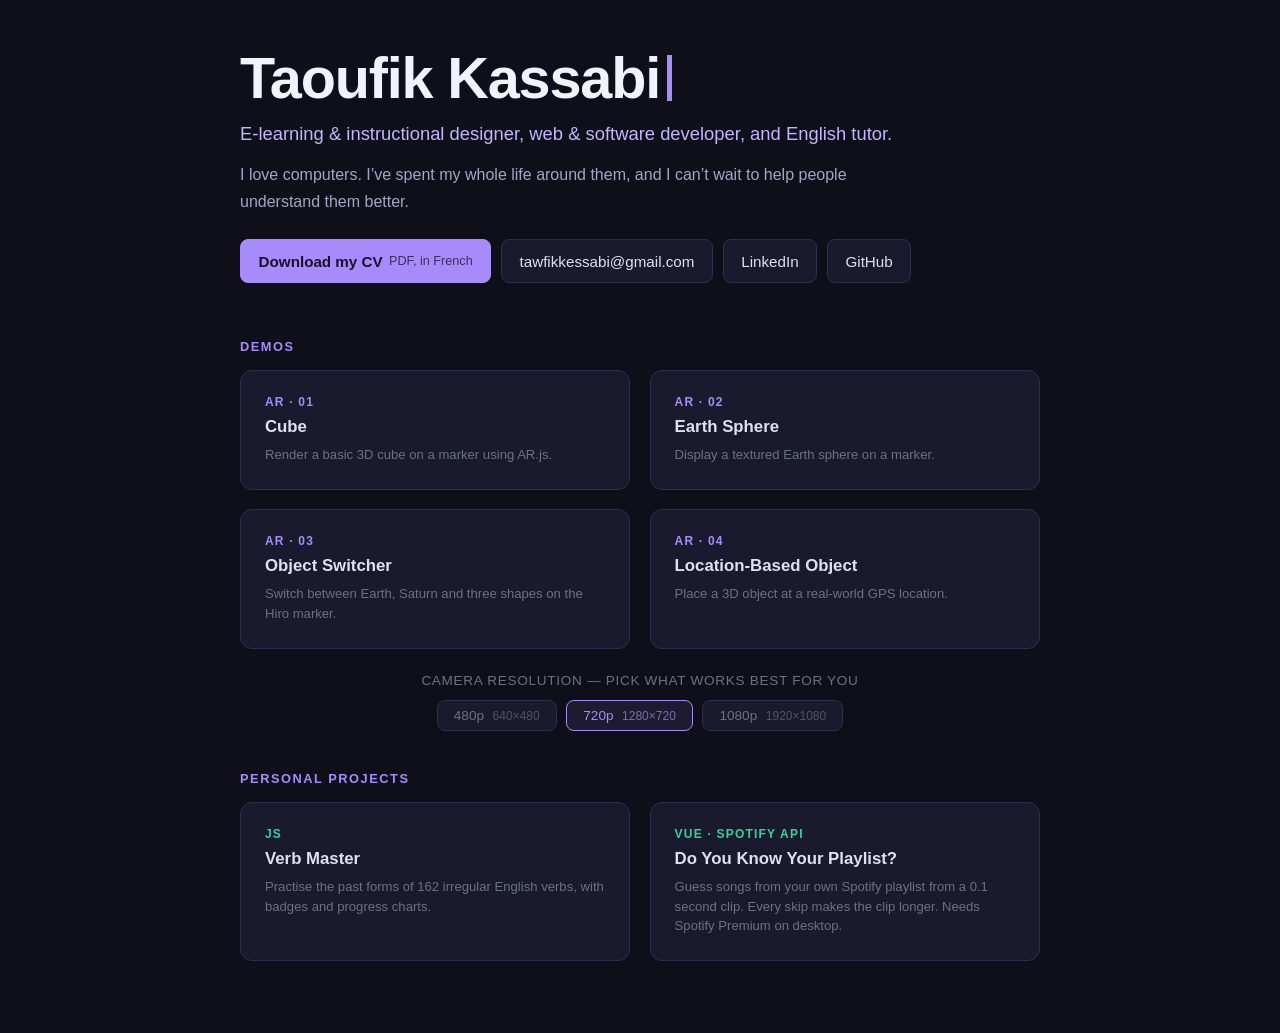
<file: index.html>
<!DOCTYPE html>
<html lang="en">
<head>
    <meta charset="UTF-8">
    <meta name="viewport" content="width=device-width, initial-scale=1.0">
    <link rel="icon" type="image/svg+xml" href="/favicon.svg">
    <title>Taoufik Kassabi · E-learning, instructional design & web development</title>
    <meta name="description" content="Portfolio of Taoufik Kassabi: e-learning and instructional designer, web and software developer, English tutor. AR demos, a verb-practice app and a Spotify game.">
    <style>
        * {
            margin: 0;
            padding: 0;
            box-sizing: border-box;
        }

        body {
            font-family: 'Segoe UI', sans-serif;
            background: #0f0f1a;
            color: #e0e0f0;
            min-height: 100vh;
            display: flex;
            flex-direction: column;
            align-items: center;
            justify-content: flex-start;
            padding: 2rem;
        }

        /* Who I am: left-aligned, same width as the project sections below. */
        .intro {
            width: 100%;
            max-width: 800px;
            margin: 1rem 0 3.5rem;
        }

        .intro h1 {
            font-size: clamp(2.4rem, 8vw, 3.6rem);
            line-height: 1.05;
            letter-spacing: -0.02em;
            color: #f2f2fb;
        }

        /* A terminal cursor after the name: the one moving thing on the page. */
        .intro h1::after {
            content: "";
            display: inline-block;
            width: 0.09em;
            height: 0.8em;
            margin-left: 0.12em;
            vertical-align: -0.05em;
            background: #a78bfa;
            animation: blink 1.1s steps(1) infinite;
        }

        @keyframes blink { 50% { opacity: 0; } }

        .role {
            margin-top: 0.75rem;
            color: #c4b5fd;
            font-size: 1.15rem;
            line-height: 1.5;
            max-width: 38em;
        }

        .about {
            margin-top: 0.9rem;
            color: #a3a6c4;
            font-size: 1rem;
            line-height: 1.65;
            max-width: 38em;
        }

        .links {
            display: flex;
            flex-wrap: wrap;
            gap: 0.6rem;
            margin-top: 1.5rem;
            list-style: none;
        }

        .links a {
            display: inline-flex;
            align-items: center;
            min-height: 44px;
            padding: 0 1.1rem;
            border: 1px solid #2d2d4e;
            border-radius: 8px;
            background: #1a1a2e;
            color: #e0e0f0;
            font-size: 0.95rem;
            text-decoration: none;
            transition: border-color 0.2s, color 0.2s;
        }

        .links a:hover { border-color: #a78bfa; }

        .links a.cv {
            border-color: #a78bfa;
            background: #a78bfa;
            color: #16122b;
            font-weight: 600;
        }

        .links a.cv:hover { background: #bba5fc; }

        .links small { margin-left: 0.4rem; font-weight: 400; opacity: 0.75; }

        a:focus-visible, button:focus-visible { outline: 2px solid #a78bfa; outline-offset: 3px; }

        @media (prefers-reduced-motion: reduce) {
            .intro h1::after { animation: none; }
            * { transition: none !important; }
        }

        .grid {
            display: grid;
            grid-template-columns: repeat(auto-fit, minmax(min(300px, 100%), 1fr));
            gap: 1.2rem;
            width: 100%;
            max-width: 800px;
        }

        .card {
            background: #1a1a2e;
            border: 1px solid #2d2d4e;
            border-radius: 12px;
            padding: 1.5rem;
            text-decoration: none;
            color: inherit;
            transition: border-color 0.2s, transform 0.2s, box-shadow 0.2s;
            display: flex;
            flex-direction: column;
            gap: 0.5rem;
        }

        .card:hover {
            border-color: #a78bfa;
            transform: translateY(-3px);
            box-shadow: 0 8px 24px rgba(167, 139, 250, 0.15);
        }

        .card .number {
            font-size: 0.75rem;
            color: #a78bfa;
            font-weight: 600;
            letter-spacing: 0.1em;
            text-transform: uppercase;
        }

        .card.js-card .number { color: #34d399; }
        .card.js-card:hover { border-color: #34d399; box-shadow: 0 8px 24px rgba(52, 211, 153, 0.15); }

        .card .title {
            font-size: 1.05rem;
            font-weight: 600;
            color: #e0e0f0;
        }

        .card .desc {
            font-size: 0.82rem;
            color: #6b7280;
            line-height: 1.5;
        }

        .section {
            width: 100%;
            max-width: 800px;
            margin-bottom: 2.5rem;
        }

        .section-title {
            margin-bottom: 1rem;
            color: #a78bfa;
            font-size: 0.8rem;
            font-weight: 600;
            letter-spacing: 0.12em;
            text-transform: uppercase;
        }

        .res-section {
            margin-top: 1.5rem;
            display: flex;
            flex-direction: column;
            align-items: center;
            gap: 0.75rem;
        }

        .res-label {
            color: #6b7280;
            font-size: 0.85rem;
            letter-spacing: 0.05em;
            text-transform: uppercase;
        }

        .res-buttons {
            display: flex;
            gap: 0.6rem;
            flex-wrap: wrap;
            justify-content: center;
        }

        .res-btn {
            background: #1a1a2e;
            border: 1px solid #2d2d4e;
            border-radius: 8px;
            color: #6b7280;
            padding: 0.45rem 1rem;
            font-size: 0.85rem;
            cursor: pointer;
            transition: border-color 0.2s, color 0.2s;
        }

        .res-btn:hover {
            border-color: #a78bfa;
            color: #e0e0f0;
        }

        .res-btn.active {
            border-color: #a78bfa;
            color: #a78bfa;
            background: rgba(167, 139, 250, 0.1);
        }

        .res-btn span {
            color: #4b5563;
            font-size: 0.75rem;
            margin-left: 0.3rem;
        }

        .res-btn.active span {
            color: #7c6db0;
        }
    </style>
</head>
<body>
    <header class="intro">
        <h1>Taoufik Kassabi</h1>
        <p class="role">E-learning &amp; instructional designer, web &amp; software developer, and English tutor.</p>
        <p class="about">I love computers. I’ve spent my whole life around them, and I can’t wait to help people understand them better.</p>
        <ul class="links">
            <li><a class="cv" href="cv/Taoufik-Kassabi-CV-FR.pdf">Download my CV <small>PDF, in French</small></a></li>
            <li><a href="mailto:tawfikkessabi@gmail.com">tawfikkessabi@gmail.com</a></li>
            <li><a href="https://www.linkedin.com/in/kassabiii">LinkedIn</a></li>
            <li><a href="https://github.com/Kassabiii">GitHub</a></li>
        </ul>
    </header>

    <section class="section" aria-labelledby="demos-title">
        <h2 class="section-title" id="demos-title">Demos</h2>
        <div class="grid">
            <a class="card" href="ar/cube.html">
                <span class="number">AR · 01</span>
                <span class="title">Cube</span>
                <span class="desc">Render a basic 3D cube on a marker using AR.js.</span>
            </a>
            <a class="card" href="ar/earth-sphere.html">
                <span class="number">AR · 02</span>
                <span class="title">Earth Sphere</span>
                <span class="desc">Display a textured Earth sphere on a marker.</span>
            </a>
            <a class="card" href="ar/object-switcher.html">
                <span class="number">AR · 03</span>
                <span class="title">Object Switcher</span>
                <span class="desc">Switch between Earth, Saturn and three shapes on the Hiro marker.</span>
            </a>
            <a class="card" href="ar/location.html">
                <span class="number">AR · 04</span>
                <span class="title">Location-Based Object</span>
                <span class="desc">Place a 3D object at a real-world GPS location.</span>
            </a>
        </div>

        <div class="res-section">
            <p class="res-label">Camera Resolution — pick what works best for you</p>
            <div class="res-buttons">
                <button class="res-btn" data-w="640" data-h="480">480p <span>640×480</span></button>
                <button class="res-btn" data-w="1280" data-h="720">720p <span>1280×720</span></button>
                <button class="res-btn" data-w="1920" data-h="1080">1080p <span>1920×1080</span></button>
            </div>
        </div>
    </section>

    <section class="section" aria-labelledby="personal-title">
        <h2 class="section-title" id="personal-title">Personal projects</h2>
        <div class="grid">
            <a class="card js-card" href="verb-master/index.html">
                <span class="number">JS</span>
                <span class="title">Verb Master</span>
                <span class="desc">Practise the past forms of 162 irregular English verbs, with badges and progress charts.</span>
            </a>
            <a class="card js-card" href="dykyp/index.html">
                <span class="number">Vue · Spotify API</span>
                <span class="title">Do You Know Your Playlist?</span>
                <span class="desc">Guess songs from your own Spotify playlist from a 0.1 second clip. Every skip makes the clip longer. Needs Spotify Premium on desktop.</span>
            </a>
        </div>
    </section>

    <script>
        const saved = JSON.parse(localStorage.getItem('arResolution') || '{"w":1280,"h":720}');
        document.querySelectorAll('.res-btn').forEach(btn => {
            if (+btn.dataset.w === saved.w && +btn.dataset.h === saved.h) btn.classList.add('active');
            btn.addEventListener('click', () => {
                document.querySelectorAll('.res-btn').forEach(b => b.classList.remove('active'));
                btn.classList.add('active');
                localStorage.setItem('arResolution', JSON.stringify({ w: +btn.dataset.w, h: +btn.dataset.h }));
            });
        });
    </script>
</body>
</html>
</file>
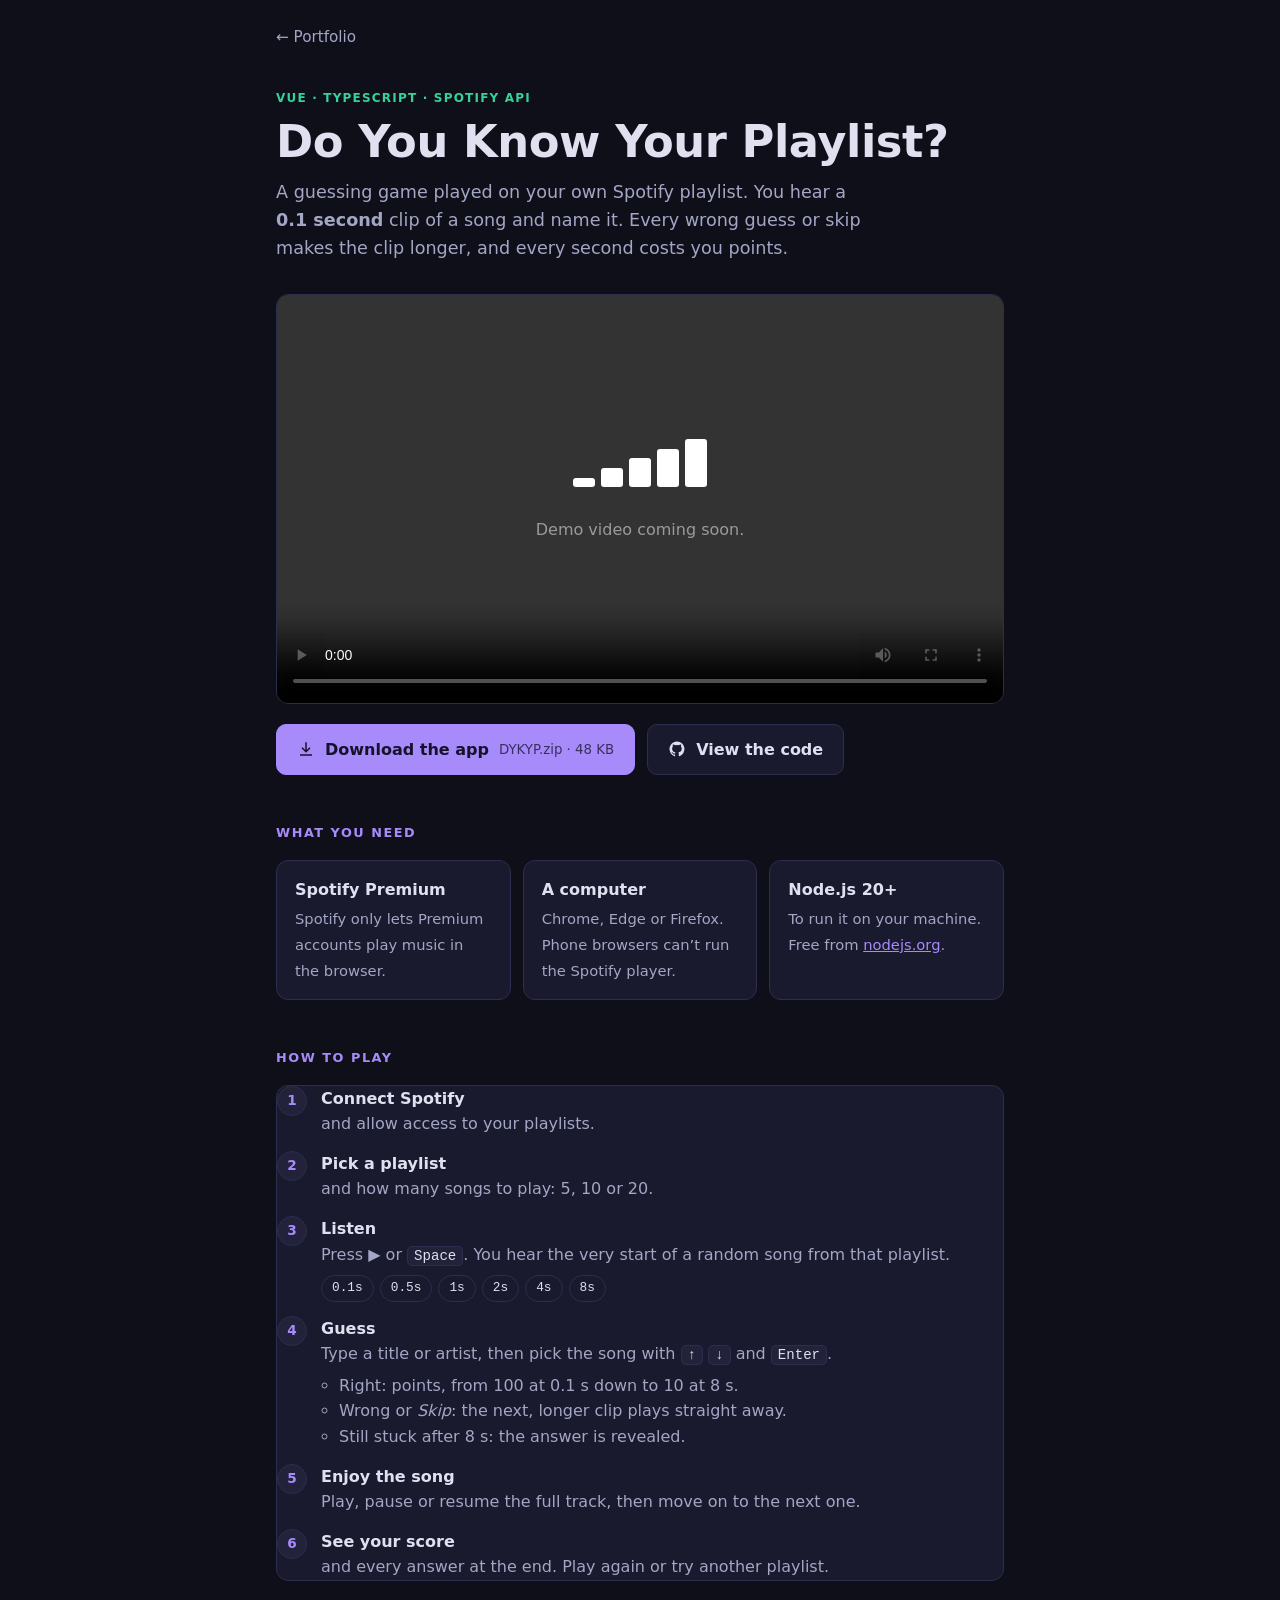
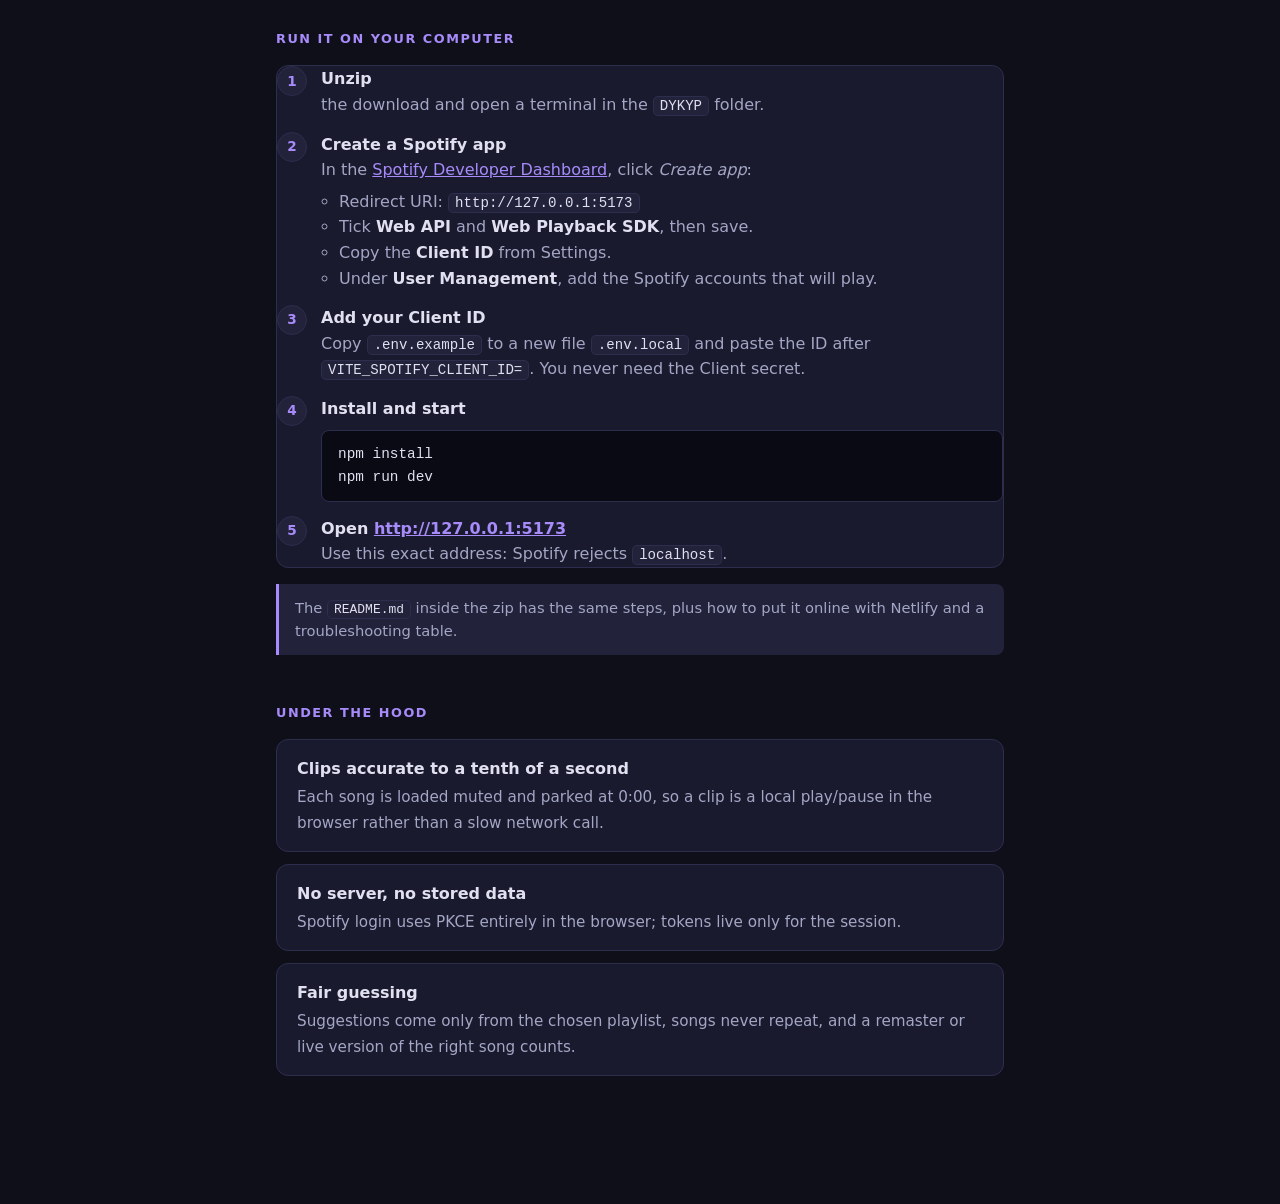
<file: dykyp/index.html>
<!DOCTYPE html>
<html lang="en">
<head>
    <meta charset="UTF-8">
    <meta name="viewport" content="width=device-width, initial-scale=1">
    <link rel="icon" type="image/svg+xml" href="/favicon.svg">
    <title>DYKYP · Do You Know Your Playlist? · Portfolio</title>
    <meta name="description" content="A Spotify guessing game: name a song from your own playlist from a 0.1 second clip. Demo, source download and setup guide.">
    <style>
        :root {
            --ground: #0f0f1a;
            --surface: #1a1a2e;
            --raised: #22223b;
            --line: #2d2d4e;
            --ink: #e0e0f0;
            --muted: #a3a6c4;
            --accent: #a78bfa;
            --js: #34d399;
            --radius: 12px;
        }

        * { box-sizing: border-box; }

        body {
            margin: 0;
            background: var(--ground);
            color: var(--ink);
            font: 16px/1.6 'Segoe UI', system-ui, -apple-system, sans-serif;
        }

        main {
            width: min(760px, 100%);
            margin: 0 auto;
            padding: 24px 16px 80px;
        }

        a { color: var(--accent); }

        :focus-visible { outline: 2px solid var(--accent); outline-offset: 3px; border-radius: 4px; }

        .back {
            display: inline-block;
            margin-bottom: 40px;
            color: var(--muted);
            text-decoration: none;
            font-size: 0.95rem;
        }
        .back:hover { color: var(--ink); }

        .tag {
            margin: 0 0 8px;
            color: var(--js);
            font-size: 0.75rem;
            font-weight: 600;
            letter-spacing: 0.1em;
            text-transform: uppercase;
        }

        h1 {
            margin: 0 0 12px;
            font-size: clamp(2rem, 6vw, 2.8rem);
            line-height: 1.1;
            letter-spacing: -0.01em;
        }

        .lede {
            margin: 0 0 32px;
            color: var(--muted);
            font-size: 1.1rem;
            max-width: 36em;
        }

        /* Demo */
        .demo {
            position: relative;
            aspect-ratio: 16 / 9;
            overflow: hidden;
            margin: 0 0 20px;
            border: 1px solid var(--line);
            border-radius: var(--radius);
            background: #000;
        }

        .demo video {
            position: absolute;
            inset: 0;
            display: block;
            width: 100%;
            height: 100%;
            object-fit: contain; /* never crop the recording */
        }

        .demo-placeholder {
            position: absolute;
            inset: 0;
            display: grid;
            place-content: center;
            justify-items: center;
            gap: 14px;
            padding: 24px;
            color: #9a9a9a;
            text-align: center;
        }

        .demo-placeholder[hidden] { display: none; }

        .bars { display: flex; align-items: flex-end; gap: 6px; height: 48px; }
        .bars i {
            width: 22px;
            border-radius: 3px;
            background: #fff;
            transform-origin: bottom;
            animation: rise 1.2s ease-in-out infinite alternate;
        }
        .bars i:nth-child(1) { height: 20%; }
        .bars i:nth-child(2) { height: 40%; animation-delay: -0.2s; }
        .bars i:nth-child(3) { height: 60%; animation-delay: -0.4s; }
        .bars i:nth-child(4) { height: 80%; animation-delay: -0.6s; }
        .bars i:nth-child(5) { height: 100%; animation-delay: -0.8s; }

        @keyframes rise { to { transform: scaleY(0.4); opacity: 0.6; } }

        /* Actions */
        .actions {
            display: flex;
            flex-wrap: wrap;
            gap: 12px;
            margin-bottom: 48px;
        }

        .btn {
            display: inline-flex;
            align-items: center;
            gap: 10px;
            padding: 12px 20px;
            border: 1px solid var(--line);
            border-radius: 10px;
            background: var(--surface);
            color: var(--ink);
            font-weight: 600;
            text-decoration: none;
            transition: border-color 0.2s, transform 0.2s, background-color 0.2s;
        }
        .btn:hover { border-color: var(--accent); transform: translateY(-2px); }
        .btn.primary { border-color: var(--accent); background: var(--accent); color: #16122b; }
        .btn.primary:hover { background: #bba5fc; }
        .btn small { font-weight: 400; opacity: 0.75; }
        .btn svg { width: 18px; height: 18px; fill: currentColor; flex: none; }

        /* Sections */
        section { margin-bottom: 48px; }

        h2 {
            margin: 0 0 16px;
            color: var(--accent);
            font-size: 0.8rem;
            letter-spacing: 0.12em;
            text-transform: uppercase;
        }

        .card {
            padding: 20px 24px;
            border: 1px solid var(--line);
            border-radius: var(--radius);
            background: var(--surface);
        }

        .needs {
            display: grid;
            grid-template-columns: repeat(auto-fit, minmax(min(200px, 100%), 1fr));
            gap: 12px;
            margin: 0;
            padding: 0;
            list-style: none;
        }
        .needs li { padding: 16px 18px; }
        .needs strong { display: block; margin-bottom: 4px; }
        .needs span { color: var(--muted); font-size: 0.92rem; }

        ol.steps {
            display: grid;
            gap: 14px;
            margin: 0;
            padding: 0;
            list-style: none;
            counter-reset: step;
        }
        ol.steps > li {
            position: relative;
            padding-left: 44px;
            counter-increment: step;
        }
        ol.steps > li::before {
            content: counter(step);
            position: absolute;
            left: 0;
            top: 0;
            display: grid;
            place-items: center;
            width: 28px;
            height: 28px;
            border: 1px solid var(--line);
            border-radius: 50%;
            background: var(--raised);
            color: var(--accent);
            font-size: 0.85rem;
            font-weight: 600;
        }
        ol.steps strong { color: var(--ink); }
        ol.steps p { margin: 0; color: var(--muted); }
        ol.steps ul { margin: 6px 0 0; padding-left: 18px; color: var(--muted); }

        .clips {
            display: flex;
            flex-wrap: wrap;
            gap: 6px;
            margin-top: 8px;
        }
        .clips span {
            padding: 2px 10px;
            border: 1px solid var(--line);
            border-radius: 999px;
            color: var(--ink);
            font: 0.8rem/1.6 ui-monospace, 'Cascadia Mono', monospace;
        }

        code, kbd {
            padding: 1px 6px;
            border: 1px solid var(--line);
            border-radius: 5px;
            background: var(--raised);
            color: var(--ink);
            font: 0.88em ui-monospace, 'Cascadia Mono', monospace;
        }

        pre {
            overflow-x: auto;
            margin: 8px 0 0;
            padding: 12px 16px;
            border: 1px solid var(--line);
            border-radius: 8px;
            background: #0a0a14;
            color: var(--ink);
            font: 0.9rem/1.6 ui-monospace, 'Cascadia Mono', monospace;
        }

        .note {
            margin-top: 16px;
            padding: 12px 16px;
            border-left: 3px solid var(--accent);
            border-radius: 0 8px 8px 0;
            background: var(--raised);
            color: var(--muted);
            font-size: 0.92rem;
        }

        .under-hood { display: grid; gap: 12px; margin: 0; padding: 0; list-style: none; }
        .under-hood li { padding: 16px 20px; }
        .under-hood strong { display: block; margin-bottom: 2px; }
        .under-hood span { color: var(--muted); font-size: 0.95rem; }

        @media (prefers-reduced-motion: reduce) {
            *, *::before, *::after { animation: none !important; transition: none !important; }
        }
    </style>
</head>
<body>
<main>
    <a class="back" href="../index.html">← Portfolio</a>

    <p class="tag">Vue · TypeScript · Spotify API</p>
    <h1>Do You Know Your Playlist?</h1>
    <p class="lede">
        A guessing game played on your own Spotify playlist. You hear a <strong>0.1&nbsp;second</strong> clip of a song
        and name it. Every wrong guess or skip makes the clip longer, and every second costs you points.
    </p>

    <!--
        To change the demo: put a recording next to this page (.mp4 plays in every browser;
        keep it under ~5 MB) and set data-video to its file name below.
    -->
    <div class="demo" id="demo" data-video="demo.mp4">
        <div class="demo-placeholder" id="demo-placeholder">
            <div class="bars" aria-hidden="true"><i></i><i></i><i></i><i></i><i></i></div>
            <p>Demo video coming soon.</p>
        </div>
    </div>

    <div class="actions">
        <a class="btn primary" href="DYKYP.zip" download>
            <svg viewBox="0 0 24 24" aria-hidden="true"><path d="M11 3h2v10.2l3.6-3.6 1.4 1.4-6 6-6-6 1.4-1.4 3.6 3.6zM4 19h16v2H4z"/></svg>
            Download the app <small>DYKYP.zip · 48&nbsp;KB</small>
        </a>
        <a class="btn" href="https://github.com/Kassabiii/DYKYP">
            <svg viewBox="0 0 24 24" aria-hidden="true"><path d="M12 2a10 10 0 0 0-3.2 19.5c.5.1.7-.2.7-.5v-1.7c-2.8.6-3.4-1.3-3.4-1.3-.4-1.2-1.1-1.5-1.1-1.5-.9-.6.1-.6.1-.6 1 .1 1.5 1 1.5 1 .9 1.5 2.4 1.1 2.9.8.1-.6.4-1.1.6-1.3-2.2-.3-4.6-1.1-4.6-5a3.9 3.9 0 0 1 1-2.7c-.1-.3-.5-1.3.1-2.7 0 0 .8-.3 2.8 1a9.6 9.6 0 0 1 5 0c1.9-1.3 2.8-1 2.8-1 .6 1.4.2 2.4.1 2.7a3.9 3.9 0 0 1 1 2.7c0 3.9-2.4 4.7-4.6 5 .4.3.7.9.7 1.9V21c0 .3.2.6.7.5A10 10 0 0 0 12 2z"/></svg>
            View the code
        </a>
    </div>

    <section aria-labelledby="needs-title">
        <h2 id="needs-title">What you need</h2>
        <ul class="needs">
            <li class="card"><strong>Spotify Premium</strong><span>Spotify only lets Premium accounts play music in the browser.</span></li>
            <li class="card"><strong>A computer</strong><span>Chrome, Edge or Firefox. Phone browsers can’t run the Spotify player.</span></li>
            <li class="card"><strong>Node.js 20+</strong><span>To run it on your machine. Free from <a href="https://nodejs.org">nodejs.org</a>.</span></li>
        </ul>
    </section>

    <section aria-labelledby="play-title">
        <h2 id="play-title">How to play</h2>
        <ol class="steps card">
            <li><strong>Connect Spotify</strong> <p>and allow access to your playlists.</p></li>
            <li><strong>Pick a playlist</strong> <p>and how many songs to play: 5, 10 or 20.</p></li>
            <li>
                <strong>Listen</strong>
                <p>Press ▶ or <kbd>Space</kbd>. You hear the very start of a random song from that playlist.</p>
                <div class="clips" aria-label="Clip lengths"><span>0.1s</span><span>0.5s</span><span>1s</span><span>2s</span><span>4s</span><span>8s</span></div>
            </li>
            <li>
                <strong>Guess</strong>
                <p>Type a title or artist, then pick the song with <kbd>↑</kbd> <kbd>↓</kbd> and <kbd>Enter</kbd>.</p>
                <ul>
                    <li>Right: points, from 100 at 0.1&nbsp;s down to 10 at 8&nbsp;s.</li>
                    <li>Wrong or <em>Skip</em>: the next, longer clip plays straight away.</li>
                    <li>Still stuck after 8&nbsp;s: the answer is revealed.</li>
                </ul>
            </li>
            <li><strong>Enjoy the song</strong> <p>Play, pause or resume the full track, then move on to the next one.</p></li>
            <li><strong>See your score</strong> <p>and every answer at the end. Play again or try another playlist.</p></li>
        </ol>
    </section>

    <section aria-labelledby="run-title">
        <h2 id="run-title">Run it on your computer</h2>
        <ol class="steps card">
            <li><strong>Unzip</strong> <p>the download and open a terminal in the <code>DYKYP</code> folder.</p></li>
            <li>
                <strong>Create a Spotify app</strong>
                <p>In the <a href="https://developer.spotify.com/dashboard">Spotify Developer Dashboard</a>, click <em>Create app</em>:</p>
                <ul>
                    <li>Redirect URI: <code>http://127.0.0.1:5173</code></li>
                    <li>Tick <strong>Web API</strong> and <strong>Web Playback SDK</strong>, then save.</li>
                    <li>Copy the <strong>Client ID</strong> from Settings.</li>
                    <li>Under <strong>User Management</strong>, add the Spotify accounts that will play.</li>
                </ul>
            </li>
            <li>
                <strong>Add your Client ID</strong>
                <p>Copy <code>.env.example</code> to a new file <code>.env.local</code> and paste the ID after <code>VITE_SPOTIFY_CLIENT_ID=</code>. You never need the Client secret.</p>
            </li>
            <li>
                <strong>Install and start</strong>
                <pre>npm install
npm run dev</pre>
            </li>
            <li><strong>Open <a href="http://127.0.0.1:5173">http://127.0.0.1:5173</a></strong> <p>Use this exact address: Spotify rejects <code>localhost</code>.</p></li>
        </ol>
        <p class="note">The <code>README.md</code> inside the zip has the same steps, plus how to put it online with Netlify and a troubleshooting table.</p>
    </section>

    <section aria-labelledby="hood-title">
        <h2 id="hood-title">Under the hood</h2>
        <ul class="under-hood">
            <li class="card"><strong>Clips accurate to a tenth of a second</strong><span>Each song is loaded muted and parked at 0:00, so a clip is a local play/pause in the browser rather than a slow network call.</span></li>
            <li class="card"><strong>No server, no stored data</strong><span>Spotify login uses PKCE entirely in the browser; tokens live only for the session.</span></li>
            <li class="card"><strong>Fair guessing</strong><span>Suggestions come only from the chosen playlist, songs never repeat, and a remaster or live version of the right song counts.</span></li>
        </ul>
    </section>
</main>

<script>
    // The demo video is only requested once one has been added (see the comment above .demo).
    (function () {
        var demo = document.getElementById('demo');
        var file = demo.dataset.video;
        if (!file) return;

        var video = document.createElement('video');
        video.src = file;
        video.controls = true;
        video.loop = true;
        video.playsInline = true;
        video.preload = 'auto';
        video.setAttribute('aria-label', 'Demo of a game round');

        video.addEventListener('loadedmetadata', function () {
            // Give the frame the recording's own shape, so nothing is cropped.
            demo.style.aspectRatio = video.videoWidth + ' / ' + video.videoHeight;

            // Browser screen recordings (.webm) don't store their length, which breaks the
            // progress bar. Jumping to the end once makes the browser work it out.
            if (video.duration === Infinity) {
                video.currentTime = 1e9;
                video.addEventListener('durationchange', function rewind() {
                    video.removeEventListener('durationchange', rewind);
                    video.currentTime = 0;
                });
            }
        });
        video.addEventListener('loadeddata', function () {
            document.getElementById('demo-placeholder').hidden = true;
            // Start with sound. Most browsers refuse sound before the visitor has interacted
            // with the site; the video then waits on its first frame for them to press play.
            video.play().catch(function () {});
        }, { once: true });
        demo.prepend(video);
    })();
</script>
</body>
</html>
</file>
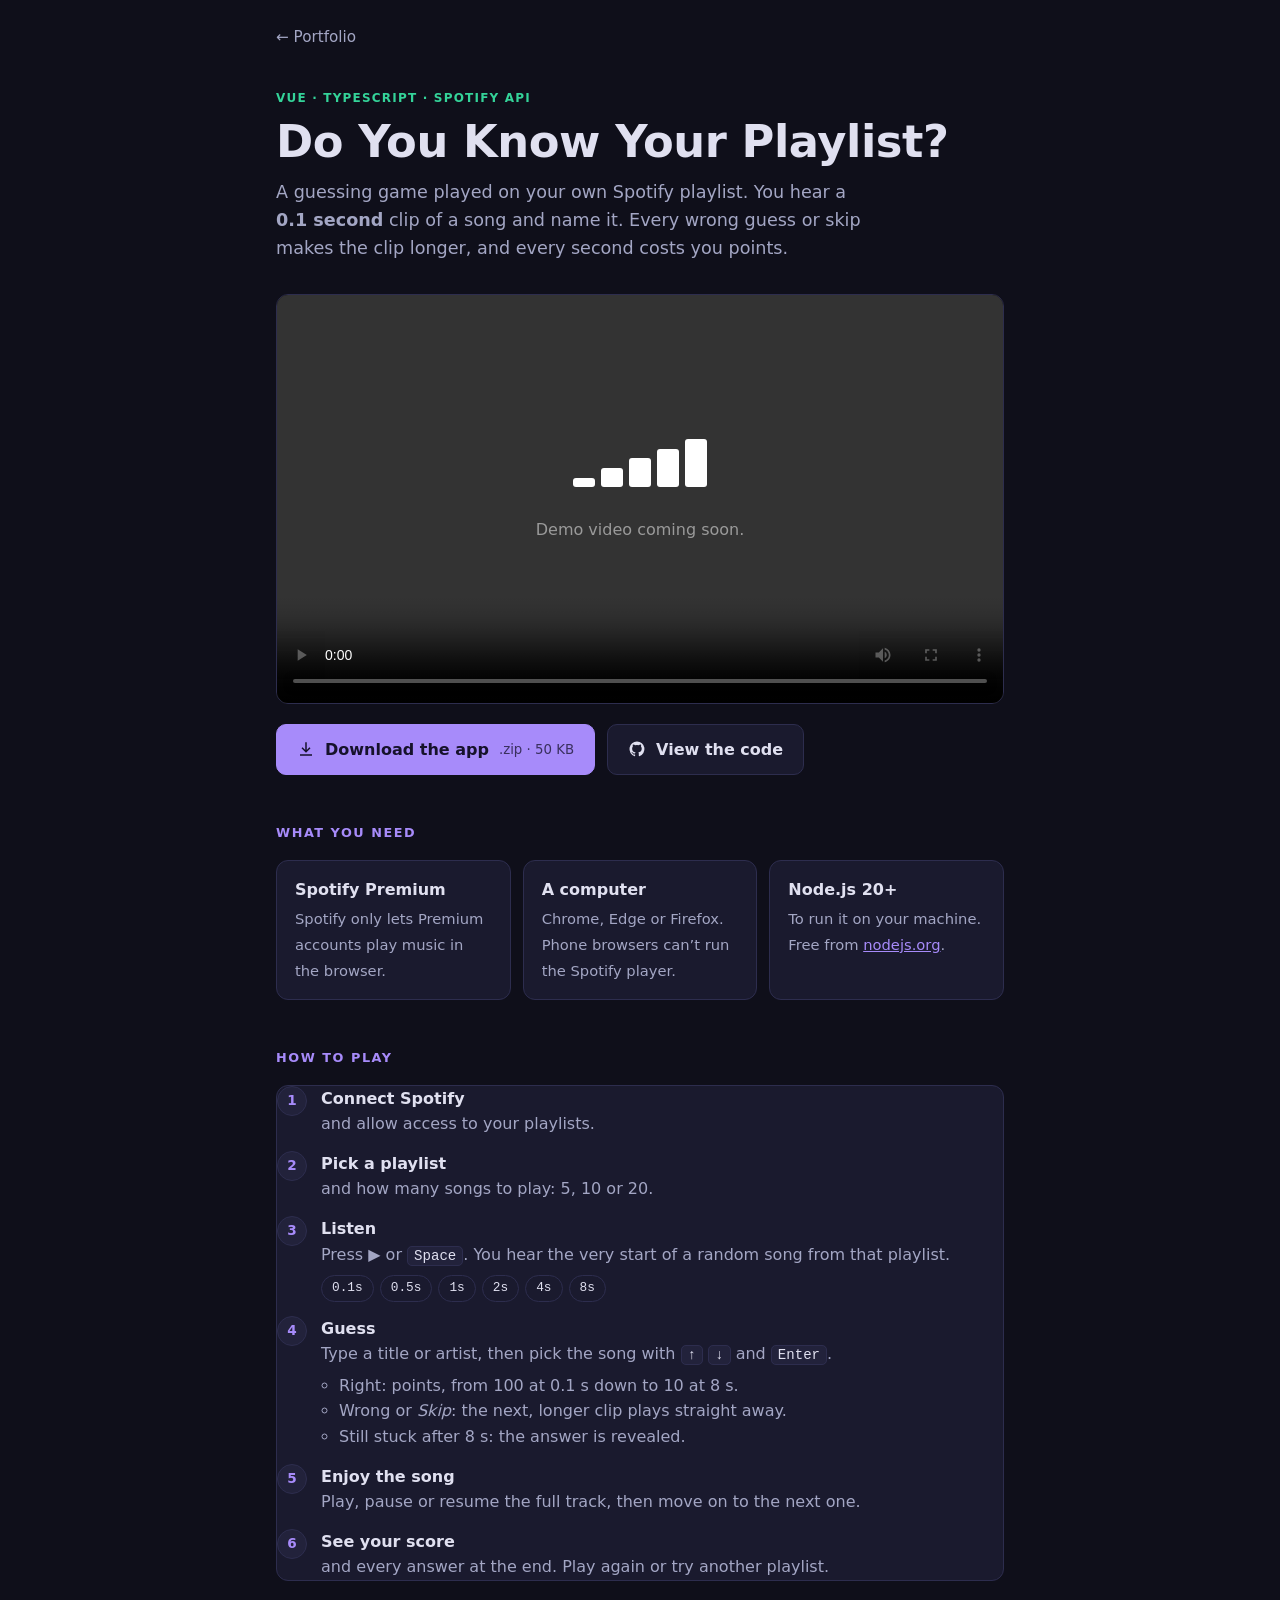
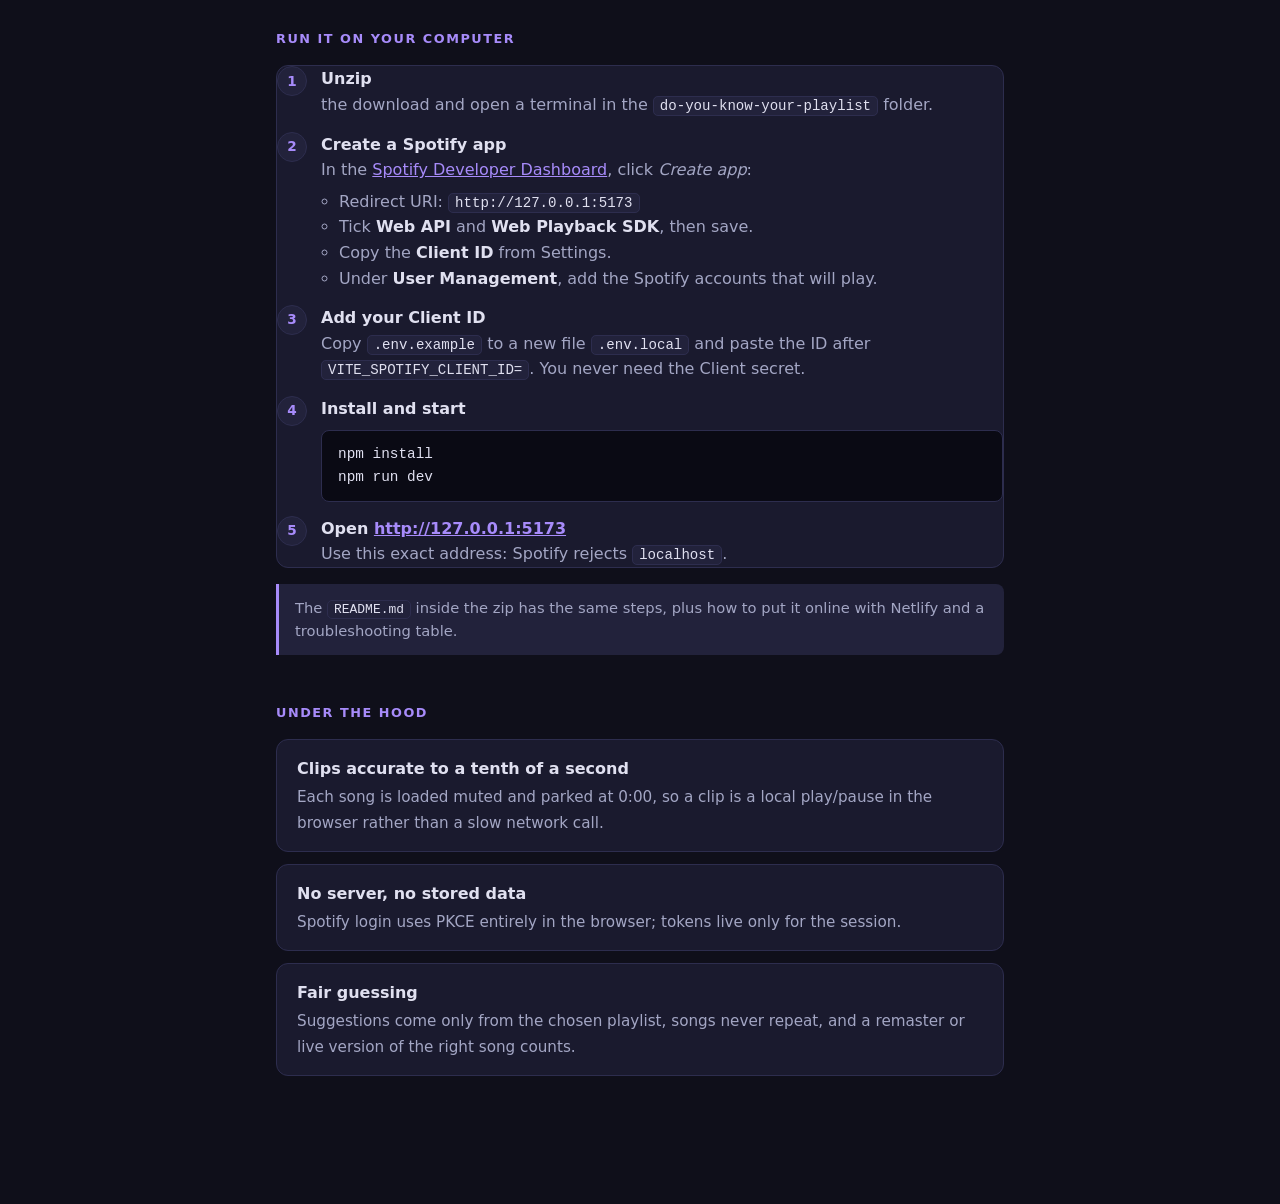
<file: playlist-game/index.html>
<!DOCTYPE html>
<html lang="en">
<head>
    <meta charset="UTF-8">
    <meta name="viewport" content="width=device-width, initial-scale=1">
    <title>Do You Know Your Playlist? · Portfolio</title>
    <meta name="description" content="A Spotify guessing game: name a song from your own playlist from a 0.1 second clip. Demo, source download and setup guide.">
    <style>
        :root {
            --ground: #0f0f1a;
            --surface: #1a1a2e;
            --raised: #22223b;
            --line: #2d2d4e;
            --ink: #e0e0f0;
            --muted: #a3a6c4;
            --accent: #a78bfa;
            --js: #34d399;
            --radius: 12px;
        }

        * { box-sizing: border-box; }

        body {
            margin: 0;
            background: var(--ground);
            color: var(--ink);
            font: 16px/1.6 'Segoe UI', system-ui, -apple-system, sans-serif;
        }

        main {
            width: min(760px, 100%);
            margin: 0 auto;
            padding: 24px 16px 80px;
        }

        a { color: var(--accent); }

        :focus-visible { outline: 2px solid var(--accent); outline-offset: 3px; border-radius: 4px; }

        .back {
            display: inline-block;
            margin-bottom: 40px;
            color: var(--muted);
            text-decoration: none;
            font-size: 0.95rem;
        }
        .back:hover { color: var(--ink); }

        .tag {
            margin: 0 0 8px;
            color: var(--js);
            font-size: 0.75rem;
            font-weight: 600;
            letter-spacing: 0.1em;
            text-transform: uppercase;
        }

        h1 {
            margin: 0 0 12px;
            font-size: clamp(2rem, 6vw, 2.8rem);
            line-height: 1.1;
            letter-spacing: -0.01em;
        }

        .lede {
            margin: 0 0 32px;
            color: var(--muted);
            font-size: 1.1rem;
            max-width: 36em;
        }

        /* Demo */
        .demo {
            position: relative;
            aspect-ratio: 16 / 9;
            overflow: hidden;
            margin: 0 0 20px;
            border: 1px solid var(--line);
            border-radius: var(--radius);
            background: #000;
        }

        .demo video {
            position: absolute;
            inset: 0;
            display: block;
            width: 100%;
            height: 100%;
            object-fit: contain; /* never crop the recording */
        }

        .demo-placeholder {
            position: absolute;
            inset: 0;
            display: grid;
            place-content: center;
            justify-items: center;
            gap: 14px;
            padding: 24px;
            color: #9a9a9a;
            text-align: center;
        }

        .demo-placeholder[hidden] { display: none; }

        .bars { display: flex; align-items: flex-end; gap: 6px; height: 48px; }
        .bars i {
            width: 22px;
            border-radius: 3px;
            background: #fff;
            transform-origin: bottom;
            animation: rise 1.2s ease-in-out infinite alternate;
        }
        .bars i:nth-child(1) { height: 20%; }
        .bars i:nth-child(2) { height: 40%; animation-delay: -0.2s; }
        .bars i:nth-child(3) { height: 60%; animation-delay: -0.4s; }
        .bars i:nth-child(4) { height: 80%; animation-delay: -0.6s; }
        .bars i:nth-child(5) { height: 100%; animation-delay: -0.8s; }

        @keyframes rise { to { transform: scaleY(0.4); opacity: 0.6; } }

        /* Actions */
        .actions {
            display: flex;
            flex-wrap: wrap;
            gap: 12px;
            margin-bottom: 48px;
        }

        .btn {
            display: inline-flex;
            align-items: center;
            gap: 10px;
            padding: 12px 20px;
            border: 1px solid var(--line);
            border-radius: 10px;
            background: var(--surface);
            color: var(--ink);
            font-weight: 600;
            text-decoration: none;
            transition: border-color 0.2s, transform 0.2s, background-color 0.2s;
        }
        .btn:hover { border-color: var(--accent); transform: translateY(-2px); }
        .btn.primary { border-color: var(--accent); background: var(--accent); color: #16122b; }
        .btn.primary:hover { background: #bba5fc; }
        .btn small { font-weight: 400; opacity: 0.75; }
        .btn svg { width: 18px; height: 18px; fill: currentColor; flex: none; }

        /* Sections */
        section { margin-bottom: 48px; }

        h2 {
            margin: 0 0 16px;
            color: var(--accent);
            font-size: 0.8rem;
            letter-spacing: 0.12em;
            text-transform: uppercase;
        }

        .card {
            padding: 20px 24px;
            border: 1px solid var(--line);
            border-radius: var(--radius);
            background: var(--surface);
        }

        .needs {
            display: grid;
            grid-template-columns: repeat(auto-fit, minmax(min(200px, 100%), 1fr));
            gap: 12px;
            margin: 0;
            padding: 0;
            list-style: none;
        }
        .needs li { padding: 16px 18px; }
        .needs strong { display: block; margin-bottom: 4px; }
        .needs span { color: var(--muted); font-size: 0.92rem; }

        ol.steps {
            display: grid;
            gap: 14px;
            margin: 0;
            padding: 0;
            list-style: none;
            counter-reset: step;
        }
        ol.steps > li {
            position: relative;
            padding-left: 44px;
            counter-increment: step;
        }
        ol.steps > li::before {
            content: counter(step);
            position: absolute;
            left: 0;
            top: 0;
            display: grid;
            place-items: center;
            width: 28px;
            height: 28px;
            border: 1px solid var(--line);
            border-radius: 50%;
            background: var(--raised);
            color: var(--accent);
            font-size: 0.85rem;
            font-weight: 600;
        }
        ol.steps strong { color: var(--ink); }
        ol.steps p { margin: 0; color: var(--muted); }
        ol.steps ul { margin: 6px 0 0; padding-left: 18px; color: var(--muted); }

        .clips {
            display: flex;
            flex-wrap: wrap;
            gap: 6px;
            margin-top: 8px;
        }
        .clips span {
            padding: 2px 10px;
            border: 1px solid var(--line);
            border-radius: 999px;
            color: var(--ink);
            font: 0.8rem/1.6 ui-monospace, 'Cascadia Mono', monospace;
        }

        code, kbd {
            padding: 1px 6px;
            border: 1px solid var(--line);
            border-radius: 5px;
            background: var(--raised);
            color: var(--ink);
            font: 0.88em ui-monospace, 'Cascadia Mono', monospace;
        }

        pre {
            overflow-x: auto;
            margin: 8px 0 0;
            padding: 12px 16px;
            border: 1px solid var(--line);
            border-radius: 8px;
            background: #0a0a14;
            color: var(--ink);
            font: 0.9rem/1.6 ui-monospace, 'Cascadia Mono', monospace;
        }

        .note {
            margin-top: 16px;
            padding: 12px 16px;
            border-left: 3px solid var(--accent);
            border-radius: 0 8px 8px 0;
            background: var(--raised);
            color: var(--muted);
            font-size: 0.92rem;
        }

        .under-hood { display: grid; gap: 12px; margin: 0; padding: 0; list-style: none; }
        .under-hood li { padding: 16px 20px; }
        .under-hood strong { display: block; margin-bottom: 2px; }
        .under-hood span { color: var(--muted); font-size: 0.95rem; }

        @media (prefers-reduced-motion: reduce) {
            *, *::before, *::after { animation: none !important; transition: none !important; }
        }
    </style>
</head>
<body>
<main>
    <a class="back" href="../index.html">← Portfolio</a>

    <p class="tag">Vue · TypeScript · Spotify API</p>
    <h1>Do You Know Your Playlist?</h1>
    <p class="lede">
        A guessing game played on your own Spotify playlist. You hear a <strong>0.1&nbsp;second</strong> clip of a song
        and name it. Every wrong guess or skip makes the clip longer, and every second costs you points.
    </p>

    <!--
        To change the demo: put a recording next to this page (.mp4 plays in every browser;
        keep it under ~5 MB) and set data-video to its file name below.
    -->
    <div class="demo" id="demo" data-video="demo.mp4">
        <div class="demo-placeholder" id="demo-placeholder">
            <div class="bars" aria-hidden="true"><i></i><i></i><i></i><i></i><i></i></div>
            <p>Demo video coming soon.</p>
        </div>
    </div>

    <div class="actions">
        <a class="btn primary" href="do-you-know-your-playlist.zip" download>
            <svg viewBox="0 0 24 24" aria-hidden="true"><path d="M11 3h2v10.2l3.6-3.6 1.4 1.4-6 6-6-6 1.4-1.4 3.6 3.6zM4 19h16v2H4z"/></svg>
            Download the app <small>.zip · 50&nbsp;KB</small>
        </a>
        <a class="btn" href="https://github.com/Kassabiii/music-player">
            <svg viewBox="0 0 24 24" aria-hidden="true"><path d="M12 2a10 10 0 0 0-3.2 19.5c.5.1.7-.2.7-.5v-1.7c-2.8.6-3.4-1.3-3.4-1.3-.4-1.2-1.1-1.5-1.1-1.5-.9-.6.1-.6.1-.6 1 .1 1.5 1 1.5 1 .9 1.5 2.4 1.1 2.9.8.1-.6.4-1.1.6-1.3-2.2-.3-4.6-1.1-4.6-5a3.9 3.9 0 0 1 1-2.7c-.1-.3-.5-1.3.1-2.7 0 0 .8-.3 2.8 1a9.6 9.6 0 0 1 5 0c1.9-1.3 2.8-1 2.8-1 .6 1.4.2 2.4.1 2.7a3.9 3.9 0 0 1 1 2.7c0 3.9-2.4 4.7-4.6 5 .4.3.7.9.7 1.9V21c0 .3.2.6.7.5A10 10 0 0 0 12 2z"/></svg>
            View the code
        </a>
    </div>

    <section aria-labelledby="needs-title">
        <h2 id="needs-title">What you need</h2>
        <ul class="needs">
            <li class="card"><strong>Spotify Premium</strong><span>Spotify only lets Premium accounts play music in the browser.</span></li>
            <li class="card"><strong>A computer</strong><span>Chrome, Edge or Firefox. Phone browsers can’t run the Spotify player.</span></li>
            <li class="card"><strong>Node.js 20+</strong><span>To run it on your machine. Free from <a href="https://nodejs.org">nodejs.org</a>.</span></li>
        </ul>
    </section>

    <section aria-labelledby="play-title">
        <h2 id="play-title">How to play</h2>
        <ol class="steps card">
            <li><strong>Connect Spotify</strong> <p>and allow access to your playlists.</p></li>
            <li><strong>Pick a playlist</strong> <p>and how many songs to play: 5, 10 or 20.</p></li>
            <li>
                <strong>Listen</strong>
                <p>Press ▶ or <kbd>Space</kbd>. You hear the very start of a random song from that playlist.</p>
                <div class="clips" aria-label="Clip lengths"><span>0.1s</span><span>0.5s</span><span>1s</span><span>2s</span><span>4s</span><span>8s</span></div>
            </li>
            <li>
                <strong>Guess</strong>
                <p>Type a title or artist, then pick the song with <kbd>↑</kbd> <kbd>↓</kbd> and <kbd>Enter</kbd>.</p>
                <ul>
                    <li>Right: points, from 100 at 0.1&nbsp;s down to 10 at 8&nbsp;s.</li>
                    <li>Wrong or <em>Skip</em>: the next, longer clip plays straight away.</li>
                    <li>Still stuck after 8&nbsp;s: the answer is revealed.</li>
                </ul>
            </li>
            <li><strong>Enjoy the song</strong> <p>Play, pause or resume the full track, then move on to the next one.</p></li>
            <li><strong>See your score</strong> <p>and every answer at the end. Play again or try another playlist.</p></li>
        </ol>
    </section>

    <section aria-labelledby="run-title">
        <h2 id="run-title">Run it on your computer</h2>
        <ol class="steps card">
            <li><strong>Unzip</strong> <p>the download and open a terminal in the <code>do-you-know-your-playlist</code> folder.</p></li>
            <li>
                <strong>Create a Spotify app</strong>
                <p>In the <a href="https://developer.spotify.com/dashboard">Spotify Developer Dashboard</a>, click <em>Create app</em>:</p>
                <ul>
                    <li>Redirect URI: <code>http://127.0.0.1:5173</code></li>
                    <li>Tick <strong>Web API</strong> and <strong>Web Playback SDK</strong>, then save.</li>
                    <li>Copy the <strong>Client ID</strong> from Settings.</li>
                    <li>Under <strong>User Management</strong>, add the Spotify accounts that will play.</li>
                </ul>
            </li>
            <li>
                <strong>Add your Client ID</strong>
                <p>Copy <code>.env.example</code> to a new file <code>.env.local</code> and paste the ID after <code>VITE_SPOTIFY_CLIENT_ID=</code>. You never need the Client secret.</p>
            </li>
            <li>
                <strong>Install and start</strong>
                <pre>npm install
npm run dev</pre>
            </li>
            <li><strong>Open <a href="http://127.0.0.1:5173">http://127.0.0.1:5173</a></strong> <p>Use this exact address: Spotify rejects <code>localhost</code>.</p></li>
        </ol>
        <p class="note">The <code>README.md</code> inside the zip has the same steps, plus how to put it online with Netlify and a troubleshooting table.</p>
    </section>

    <section aria-labelledby="hood-title">
        <h2 id="hood-title">Under the hood</h2>
        <ul class="under-hood">
            <li class="card"><strong>Clips accurate to a tenth of a second</strong><span>Each song is loaded muted and parked at 0:00, so a clip is a local play/pause in the browser rather than a slow network call.</span></li>
            <li class="card"><strong>No server, no stored data</strong><span>Spotify login uses PKCE entirely in the browser; tokens live only for the session.</span></li>
            <li class="card"><strong>Fair guessing</strong><span>Suggestions come only from the chosen playlist, songs never repeat, and a remaster or live version of the right song counts.</span></li>
        </ul>
    </section>
</main>

<script>
    // The demo video is only requested once one has been added (see the comment above .demo).
    (function () {
        var demo = document.getElementById('demo');
        var file = demo.dataset.video;
        if (!file) return;

        var video = document.createElement('video');
        video.src = file;
        video.controls = true;
        video.loop = true;
        video.playsInline = true;
        video.preload = 'auto';
        video.setAttribute('aria-label', 'Demo of a game round');

        video.addEventListener('loadedmetadata', function () {
            // Give the frame the recording's own shape, so nothing is cropped.
            demo.style.aspectRatio = video.videoWidth + ' / ' + video.videoHeight;

            // Browser screen recordings (.webm) don't store their length, which breaks the
            // progress bar. Jumping to the end once makes the browser work it out.
            if (video.duration === Infinity) {
                video.currentTime = 1e9;
                video.addEventListener('durationchange', function rewind() {
                    video.removeEventListener('durationchange', rewind);
                    video.currentTime = 0;
                });
            }
        });
        video.addEventListener('loadeddata', function () {
            document.getElementById('demo-placeholder').hidden = true;
            // Start with sound. Most browsers refuse sound before the visitor has interacted
            // with the site; the video then waits on its first frame for them to press play.
            video.play().catch(function () {});
        }, { once: true });
        demo.prepend(video);
    })();
</script>
</body>
</html>
</file>
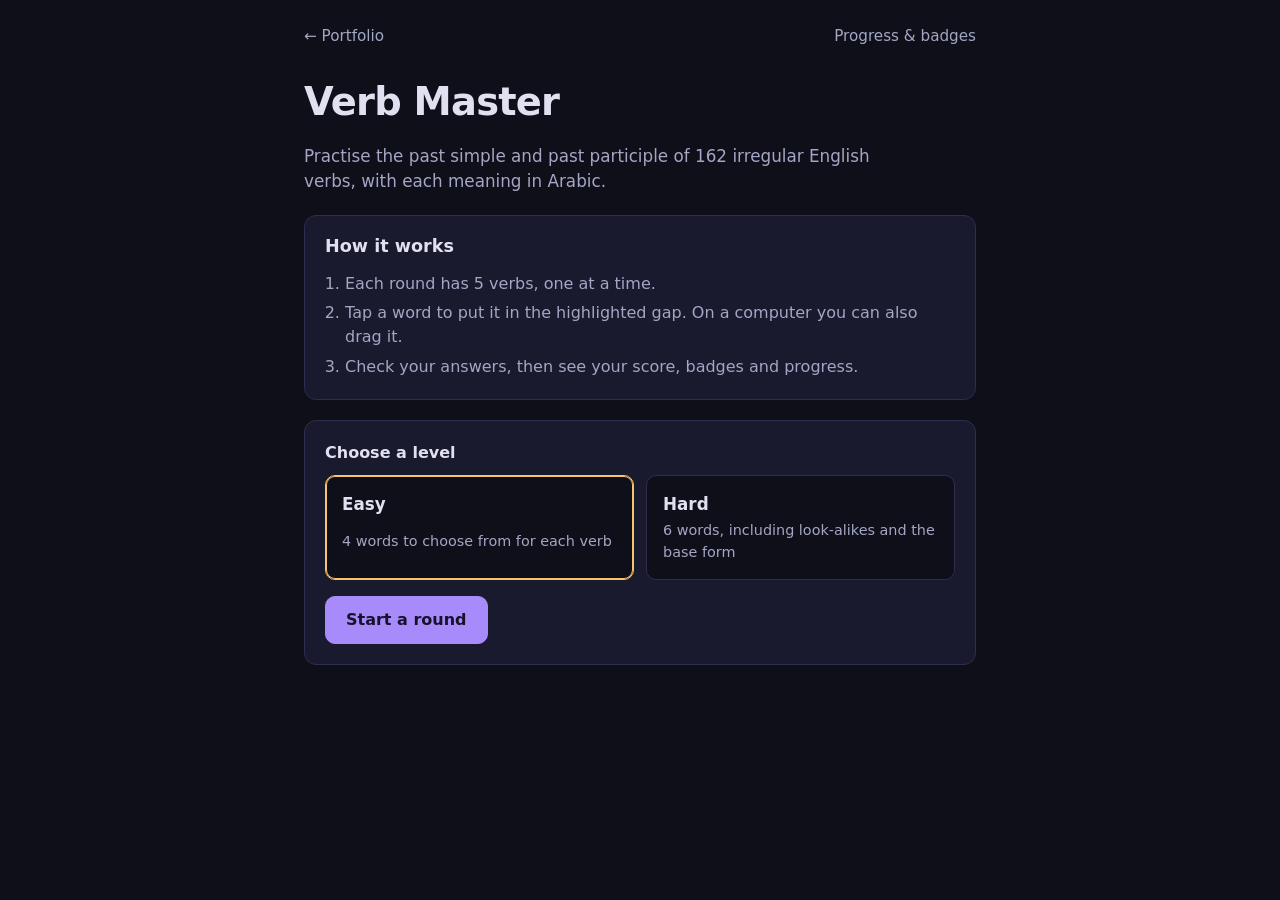
<file: Verb-master/index.html>
<!DOCTYPE html>
<html lang="en">
<head>
  <meta charset="UTF-8">
  <meta name="viewport" content="width=device-width, initial-scale=1">
  <title>Verb Master · Irregular verb practice</title>
  <meta name="description" content="Practise the past simple and past participle of 162 irregular English verbs, with Arabic meanings, badges and progress charts.">
  <link rel="stylesheet" href="style.css">
</head>
<body>
  <div class="app">

    <!-- ============ Home ============ -->
    <main id="screen-home" class="screen narrow">
      <nav class="topbar">
        <a href="../index.html">← Portfolio</a>
        <button type="button" class="ghost" data-go="progress">Progress &amp; badges</button>
      </nav>

      <header class="screen">
        <h1>Verb Master</h1>
        <p class="lede">Practise the past simple and past participle of 162 irregular English verbs, with each meaning in Arabic.</p>
      </header>

      <section id="home-snapshot" class="panel snapshot" aria-label="Your progress" hidden></section>

      <section id="home-howto" class="panel" aria-labelledby="howto-title">
        <h2 id="howto-title" class="h3" style="font-size:1.1rem">How it works</h2>
        <ol class="steps">
          <li>Each round has 5 verbs, one at a time.</li>
          <li>Tap a word to put it in the highlighted gap. On a computer you can also drag it.</li>
          <li>Check your answers, then see your score, badges and progress.</li>
        </ol>
      </section>

      <form id="start-form" class="panel">
        <fieldset class="modes">
          <legend>Choose a level</legend>
          <label class="mode">
            <input type="radio" name="mode" value="easy" checked>
            <strong>Easy</strong>
            <span>4 words to choose from for each verb</span>
          </label>
          <label class="mode">
            <input type="radio" name="mode" value="hard">
            <strong>Hard</strong>
            <span>6 words, including look-alikes and the base form</span>
          </label>
        </fieldset>
        <div class="actions">
          <button type="submit" class="btn primary">Start a round</button>
          <button type="button" id="start-review" class="btn" hidden></button>
        </div>
      </form>
      <p id="load-error" class="panel" role="alert" hidden>The verb list didn't load. Reload the page to try again.</p>
    </main>

    <!-- ============ Round ============ -->
    <main id="screen-play" class="screen narrow" hidden>
      <nav class="topbar">
        <button type="button" class="ghost" id="quit-round">← End round</button>
        <span class="muted" id="round-mode"></span>
      </nav>

      <div class="round-head">
        <div class="round-meta">
          <span id="round-position">Verb 1 of 5</span>
          <span id="round-score">0 correct</span>
        </div>
        <div class="pips" id="pips" aria-hidden="true"></div>
      </div>

      <article class="verb-card" aria-labelledby="infinitive">
        <div class="verb-title">
          <span class="infinitive" id="infinitive">begin</span>
          <span class="arabic" id="arabic" lang="ar" dir="rtl"></span>
        </div>
        <div class="gaps">
          <button type="button" class="gap" data-slot="pastSimple">
            <span class="gap-label">Past simple</span>
            <span class="gap-sentence">Yesterday I <span class="blank">&nbsp;</span>.</span>
            <span class="gap-result" hidden></span>
          </button>
          <button type="button" class="gap" data-slot="pastParticiple">
            <span class="gap-label">Past participle</span>
            <span class="gap-sentence">I have <span class="blank">&nbsp;</span>.</span>
            <span class="gap-result" hidden></span>
          </button>
        </div>
      </article>

      <div class="bank" id="bank" role="group" aria-label="Words to choose from"></div>
      <p class="hint" id="hint" aria-live="polite"></p>
      <p class="feedback" id="feedback" aria-live="polite"></p>
      <button type="button" class="btn primary block" id="check-btn" disabled>Check answers</button>
    </main>

    <!-- ============ Results ============ -->
    <main id="screen-results" class="screen narrow" hidden>
      <nav class="topbar">
        <button type="button" class="ghost" data-go="home">← Menu</button>
        <button type="button" class="ghost" data-go="progress">Progress &amp; badges</button>
      </nav>
      <header class="score-hero">
        <h1 id="results-title">Round complete</h1>
        <p class="big" id="results-score"></p>
        <p class="muted" id="results-sub"></p>
      </header>
      <section id="results-badges" aria-labelledby="new-badges-title" hidden>
        <h2 id="new-badges-title" style="font-size:1.2rem;margin-bottom:.75rem">New badges</h2>
        <div class="new-badges" id="new-badges"></div>
      </section>
      <section aria-labelledby="review-title" class="screen" style="gap:.75rem">
        <h2 id="review-title" style="font-size:1.2rem">Your answers</h2>
        <ul class="review-list" id="review-list"></ul>
      </section>
      <div class="actions">
        <button type="button" class="btn primary" id="again-btn">Play another round</button>
        <button type="button" class="btn" id="fix-btn" hidden>Practise these mistakes</button>
      </div>
    </main>

    <!-- ============ Progress ============ -->
    <main id="screen-progress" class="screen" hidden>
      <nav class="topbar">
        <button type="button" class="ghost" data-go="home">← Menu</button>
        <a href="../index.html">Portfolio</a>
      </nav>
      <header class="screen" style="gap:.4rem">
        <h1>Your progress</h1>
        <p class="muted">Saved in this browser. A verb counts as mastered when you get both forms right twice in a row.</p>
      </header>

      <section class="stats" id="stats" aria-label="Summary"></section>

      <section class="charts">
        <div class="chart-card" id="stage-card">
          <h2 style="font-size:1.1rem">Verbs by stage</h2>
          <p class="sub">All 162 verbs</p>
          <div id="stage-chart"></div>
        </div>
        <div class="chart-card" id="accuracy-card">
          <h2 style="font-size:1.1rem">Accuracy per round</h2>
          <p class="sub">Share of forms right, last 12 rounds</p>
          <div id="accuracy-chart"></div>
        </div>
      </section>

      <section class="screen" style="gap:.75rem" aria-labelledby="badges-title">
        <h2 id="badges-title" style="font-size:1.2rem">Badges <span class="muted" id="badge-count" style="font-weight:400"></span></h2>
        <div class="badges" id="badges"></div>
      </section>

      <section class="panel" aria-labelledby="tricky-title">
        <h2 id="tricky-title" style="font-size:1.1rem">Verbs to review</h2>
        <div id="tricky"></div>
      </section>

      <div class="danger-zone">
        <button type="button" class="btn danger" id="reset-btn">Reset progress</button>
      </div>
    </main>
  </div>

  <script src="script.js"></script>
</body>
</html>
</file>
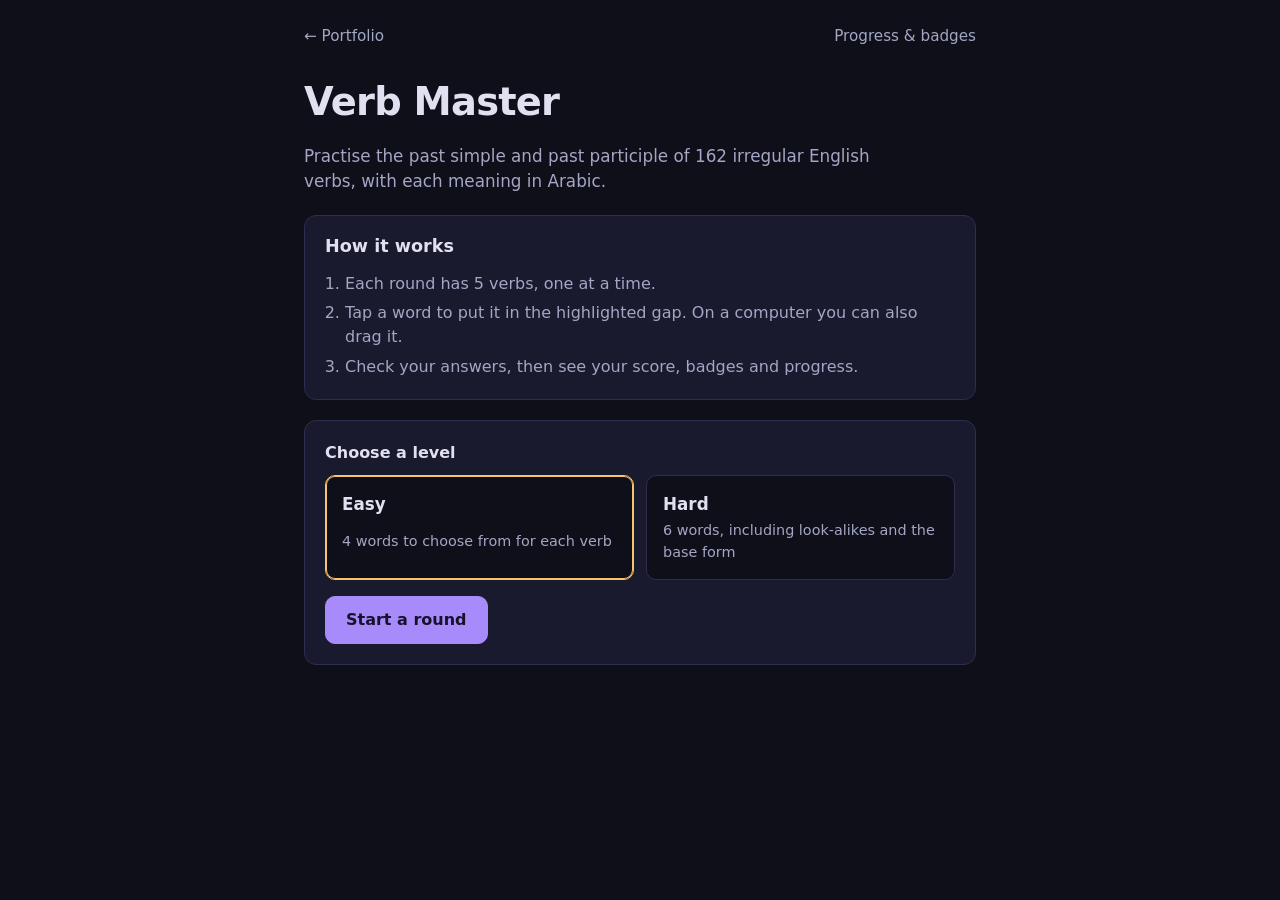
<file: verb-master/index.html>
<!DOCTYPE html>
<html lang="en">
<head>
  <meta charset="UTF-8">
  <meta name="viewport" content="width=device-width, initial-scale=1">
  <link rel="icon" type="image/svg+xml" href="/favicon.svg">
  <title>Verb Master · Irregular verb practice</title>
  <meta name="description" content="Practise the past simple and past participle of 162 irregular English verbs, with Arabic meanings, badges and progress charts.">
  <link rel="stylesheet" href="style.css">
</head>
<body>
  <div class="app">

    <!-- ============ Home ============ -->
    <main id="screen-home" class="screen narrow">
      <nav class="topbar">
        <a href="../index.html">← Portfolio</a>
        <button type="button" class="ghost" data-go="progress">Progress &amp; badges</button>
      </nav>

      <header class="screen">
        <h1>Verb Master</h1>
        <p class="lede">Practise the past simple and past participle of 162 irregular English verbs, with each meaning in Arabic.</p>
      </header>

      <section id="home-snapshot" class="panel snapshot" aria-label="Your progress" hidden></section>

      <section id="home-howto" class="panel" aria-labelledby="howto-title">
        <h2 id="howto-title" class="h3" style="font-size:1.1rem">How it works</h2>
        <ol class="steps">
          <li>Each round has 5 verbs, one at a time.</li>
          <li>Tap a word to put it in the highlighted gap. On a computer you can also drag it.</li>
          <li>Check your answers, then see your score, badges and progress.</li>
        </ol>
      </section>

      <form id="start-form" class="panel">
        <fieldset class="modes">
          <legend>Choose a level</legend>
          <label class="mode">
            <input type="radio" name="mode" value="easy" checked>
            <strong>Easy</strong>
            <span>4 words to choose from for each verb</span>
          </label>
          <label class="mode">
            <input type="radio" name="mode" value="hard">
            <strong>Hard</strong>
            <span>6 words, including look-alikes and the base form</span>
          </label>
        </fieldset>
        <div class="actions">
          <button type="submit" class="btn primary">Start a round</button>
          <button type="button" id="start-review" class="btn" hidden></button>
        </div>
      </form>
      <p id="load-error" class="panel" role="alert" hidden>The verb list didn't load. Reload the page to try again.</p>
    </main>

    <!-- ============ Round ============ -->
    <main id="screen-play" class="screen narrow" hidden>
      <nav class="topbar">
        <button type="button" class="ghost" id="quit-round">← End round</button>
        <span class="muted" id="round-mode"></span>
      </nav>

      <div class="round-head">
        <div class="round-meta">
          <span id="round-position">Verb 1 of 5</span>
          <span id="round-score">0 correct</span>
        </div>
        <div class="pips" id="pips" aria-hidden="true"></div>
      </div>

      <article class="verb-card" aria-labelledby="infinitive">
        <div class="verb-title">
          <span class="infinitive" id="infinitive">begin</span>
          <span class="arabic" id="arabic" lang="ar" dir="rtl"></span>
        </div>
        <div class="gaps">
          <button type="button" class="gap" data-slot="pastSimple">
            <span class="gap-label">Past simple</span>
            <span class="gap-sentence">Yesterday I <span class="blank">&nbsp;</span>.</span>
            <span class="gap-result" hidden></span>
          </button>
          <button type="button" class="gap" data-slot="pastParticiple">
            <span class="gap-label">Past participle</span>
            <span class="gap-sentence">I have <span class="blank">&nbsp;</span>.</span>
            <span class="gap-result" hidden></span>
          </button>
        </div>
      </article>

      <div class="bank" id="bank" role="group" aria-label="Words to choose from"></div>
      <p class="hint" id="hint" aria-live="polite"></p>
      <p class="feedback" id="feedback" aria-live="polite"></p>
      <button type="button" class="btn primary block" id="check-btn" disabled>Check answers</button>
    </main>

    <!-- ============ Results ============ -->
    <main id="screen-results" class="screen narrow" hidden>
      <nav class="topbar">
        <button type="button" class="ghost" data-go="home">← Menu</button>
        <button type="button" class="ghost" data-go="progress">Progress &amp; badges</button>
      </nav>
      <header class="score-hero">
        <h1 id="results-title">Round complete</h1>
        <p class="big" id="results-score"></p>
        <p class="muted" id="results-sub"></p>
      </header>
      <section id="results-badges" aria-labelledby="new-badges-title" hidden>
        <h2 id="new-badges-title" style="font-size:1.2rem;margin-bottom:.75rem">New badges</h2>
        <div class="new-badges" id="new-badges"></div>
      </section>
      <section aria-labelledby="review-title" class="screen" style="gap:.75rem">
        <h2 id="review-title" style="font-size:1.2rem">Your answers</h2>
        <ul class="review-list" id="review-list"></ul>
      </section>
      <div class="actions">
        <button type="button" class="btn primary" id="again-btn">Play another round</button>
        <button type="button" class="btn" id="fix-btn" hidden>Practise these mistakes</button>
      </div>
    </main>

    <!-- ============ Progress ============ -->
    <main id="screen-progress" class="screen" hidden>
      <nav class="topbar">
        <button type="button" class="ghost" data-go="home">← Menu</button>
        <a href="../index.html">Portfolio</a>
      </nav>
      <header class="screen" style="gap:.4rem">
        <h1>Your progress</h1>
        <p class="muted">Saved in this browser. A verb counts as mastered when you get both forms right twice in a row.</p>
      </header>

      <section class="stats" id="stats" aria-label="Summary"></section>

      <section class="charts">
        <div class="chart-card" id="stage-card">
          <h2 style="font-size:1.1rem">Verbs by stage</h2>
          <p class="sub">All 162 verbs</p>
          <div id="stage-chart"></div>
        </div>
        <div class="chart-card" id="accuracy-card">
          <h2 style="font-size:1.1rem">Accuracy per round</h2>
          <p class="sub">Share of forms right, last 12 rounds</p>
          <div id="accuracy-chart"></div>
        </div>
      </section>

      <section class="screen" style="gap:.75rem" aria-labelledby="badges-title">
        <h2 id="badges-title" style="font-size:1.2rem">Badges <span class="muted" id="badge-count" style="font-weight:400"></span></h2>
        <div class="badges" id="badges"></div>
      </section>

      <section class="panel" aria-labelledby="tricky-title">
        <h2 id="tricky-title" style="font-size:1.1rem">Verbs to review</h2>
        <div id="tricky"></div>
      </section>

      <div class="danger-zone">
        <button type="button" class="btn danger" id="reset-btn">Reset progress</button>
      </div>
    </main>
  </div>

  <script src="script.js"></script>
</body>
</html>
</file>
<file: Verb-master/style.css>
:root {
  /* Portfolio identity: dark navy, lighter cards, purple actions. Verb Master adds amber word chips. */
  --ground: #0f0f1a;
  --surface: #1a1a2e;
  --raised: #22223b;
  --line: #2d2d4e;
  --ink: #e0e0f0;
  --muted: #a3a6c4;
  --accent: #a78bfa;
  --accent-ink: #16122b;
  --chip: #f5c46b;
  --chip-ink: #2a2106;
  --good: #4ade80;
  --bad: #f87171;

  /* Chart colours, validated against --surface (dark). */
  --chart-accuracy: #b8802c;
  --stage-mastered: #e0a84a;
  --stage-learning: #8f6c33;
  --stage-new: #3a3a5c;

  --radius: 12px;
  --font: 'Segoe UI', system-ui, -apple-system, sans-serif;
}

* { box-sizing: border-box; }
html { color-scheme: dark; }
body {
  margin: 0;
  min-height: 100vh;
  background: var(--ground);
  color: var(--ink);
  font: 16px/1.5 var(--font);
  padding-inline: 16px;
  padding-block: 12px 48px;
}
[hidden] { display: none !important; }

.app { max-width: 60rem; margin: 0 auto; }
.screen { display: grid; gap: 1.25rem; }
.screen.narrow { max-width: 42rem; margin: 0 auto; }

h1, h2, h3 { margin: 0; line-height: 1.15; text-wrap: balance; }
h1 { font-size: 2.4rem; font-weight: 800; letter-spacing: -0.02em; }
h2 { font-size: 1.6rem; font-weight: 700; }
h3 { font-size: 1.1rem; font-weight: 700; }
p { margin: 0; }
.muted { color: var(--muted); }
.lede { color: var(--muted); font-size: 1.05rem; max-width: 36rem; }

a, .link {
  color: var(--accent);
}
.link {
  background: none;
  border: none;
  padding: 0;
  font: inherit;
  cursor: pointer;
  text-decoration: underline;
  text-underline-offset: 3px;
}
:focus-visible { outline: 2px solid var(--accent); outline-offset: 3px; }

/* ---------- Top bar ---------- */
.topbar {
  display: flex;
  align-items: center;
  justify-content: space-between;
  gap: 1rem;
  min-height: 48px;
}
.topbar a, .topbar .ghost {
  display: inline-flex;
  align-items: center;
  min-height: 44px;
  color: var(--muted);
  text-decoration: none;
  font: inherit;
  font-size: 0.95rem;
  background: none;
  border: none;
  padding: 0;
  cursor: pointer;
}
.topbar a:hover, .topbar .ghost:hover { color: var(--ink); }

/* ---------- Buttons ---------- */
.btn {
  display: inline-flex;
  align-items: center;
  justify-content: center;
  gap: 0.5rem;
  min-height: 48px;
  padding: 0 1.25rem;
  border-radius: 10px;
  border: 1px solid var(--line);
  background: var(--surface);
  color: var(--ink);
  font: inherit;
  font-weight: 600;
  cursor: pointer;
  text-decoration: none;
}
.btn:hover:not(:disabled) { border-color: var(--accent); }
.btn.primary { background: var(--accent); border-color: var(--accent); color: var(--accent-ink); }
.btn:disabled { opacity: 0.45; cursor: not-allowed; }
.btn.block { width: 100%; }
.actions { display: flex; flex-wrap: wrap; gap: 0.75rem; }

.panel {
  background: var(--surface);
  border: 1px solid var(--line);
  border-radius: var(--radius);
  padding: 1.25rem;
  display: grid;
  gap: 1rem;
}

/* ---------- Home ---------- */
.steps { margin: 0; padding-left: 1.25rem; color: var(--muted); display: grid; gap: 0.35rem; }
.modes { border: none; margin: 0; padding: 0; display: grid; grid-template-columns: 1fr 1fr; gap: 0.75rem; }
.modes legend { font-weight: 700; margin-bottom: 0.6rem; padding: 0; }
.mode {
  position: relative;
  display: grid;
  gap: 0.2rem;
  padding: 1rem;
  border-radius: 10px;
  border: 1px solid var(--line);
  background: var(--ground);
  cursor: pointer;
}
.mode input { position: absolute; opacity: 0; pointer-events: none; }
.mode strong { font-size: 1.05rem; }
.mode span { color: var(--muted); font-size: 0.9rem; }
.mode:has(input:checked) { border-color: var(--chip); box-shadow: inset 0 0 0 1px var(--chip); }
.mode:has(input:focus-visible) { outline: 2px solid var(--accent); outline-offset: 3px; }

.snapshot { display: grid; gap: 0.6rem; }
.snapshot-row { display: flex; justify-content: space-between; gap: 1rem; flex-wrap: wrap; font-size: 0.95rem; }
.snapshot-row b { font-weight: 700; }

/* ---------- Round ---------- */
.round-head { display: grid; gap: 0.6rem; }
.round-meta { display: flex; justify-content: space-between; color: var(--muted); font-size: 0.95rem; }
.pips { display: flex; gap: 4px; }
.pip { flex: 1; height: 6px; border-radius: 3px; background: var(--line); }
.pip.current { background: var(--accent); }
.pip.right { background: var(--good); }
.pip.part { background: var(--chip); }
.pip.wrong { background: var(--bad); }

.verb-card {
  background: var(--surface);
  border: 1px solid var(--line);
  border-radius: 16px;
  padding: 1.5rem 1.25rem;
  display: grid;
  gap: 1.25rem;
}
.verb-title { display: flex; align-items: baseline; justify-content: space-between; gap: 1rem; flex-wrap: wrap; }
.infinitive { font-size: clamp(2.4rem, 9vw, 3.4rem); font-weight: 800; letter-spacing: -0.02em; line-height: 1; }
.arabic { font-size: 1.35rem; color: var(--muted); }

.gaps { display: grid; gap: 0.75rem; }
.gap {
  display: grid;
  gap: 0.35rem;
  text-align: left;
  width: 100%;
  padding: 0.85rem 1rem;
  border-radius: 10px;
  border: 1.5px dashed var(--line);
  background: var(--ground);
  color: var(--ink);
  font: inherit;
  cursor: pointer;
}
.gap-label { font-size: 0.85rem; color: var(--muted); font-weight: 600; }
.gap-sentence { font-size: 1.2rem; }
.blank {
  display: inline-block;
  min-width: 5.5rem;
  border-bottom: 2px solid var(--muted);
  text-align: center;
  color: var(--muted);
}
.gap.filled .blank {
  border-bottom: none;
  background: var(--chip);
  color: var(--chip-ink);
  font-weight: 700;
  padding: 0 0.5rem;
  border-radius: 6px;
}
.gap.active { border-style: solid; border-color: var(--accent); }
.gap.drag-over { border-style: solid; border-color: var(--chip); }
.gap.right { border-style: solid; border-color: var(--good); }
.gap.wrong { border-style: solid; border-color: var(--bad); }
.gap-result { display: flex; align-items: center; gap: 0.4rem; font-size: 0.9rem; font-weight: 600; }
.gap.right .gap-result { color: var(--good); }
.gap.wrong .gap-result { color: var(--bad); }
.gap[aria-disabled="true"] { cursor: default; }

.bank { display: flex; flex-wrap: wrap; gap: 0.6rem; justify-content: center; min-height: 48px; }
.chip {
  min-height: 48px;
  min-width: 4.5rem;
  padding: 0 1rem;
  border-radius: 10px;
  border: 2px solid transparent;
  background: var(--chip);
  color: var(--chip-ink);
  font: inherit;
  font-size: 1.1rem;
  font-weight: 700;
  cursor: grab;
  transition: transform 0.12s ease;
}
.chip:hover { transform: translateY(-2px); }
.chip:active { cursor: grabbing; }
.chip.used { display: none; }

.hint { text-align: center; color: var(--muted); font-size: 0.95rem; min-height: 1.5em; }
.feedback { text-align: center; font-weight: 600; min-height: 1.5em; }
.feedback.good { color: var(--good); }
.feedback.bad { color: var(--bad); }

/* ---------- Results ---------- */
.score-hero { display: grid; gap: 0.25rem; }
.score-hero .big { font-size: 3.2rem; font-weight: 800; line-height: 1; }
.review-list { list-style: none; margin: 0; padding: 0; display: grid; gap: 0.5rem; }
.review-item {
  display: grid;
  grid-template-columns: minmax(6rem, 1fr) 2fr;
  gap: 0.75rem;
  align-items: start;
  padding: 0.75rem 1rem;
  border-radius: 10px;
  background: var(--surface);
  border: 1px solid var(--line);
}
.review-item .verb { font-weight: 700; font-size: 1.1rem; }
.review-forms { display: grid; gap: 0.2rem; font-size: 0.95rem; }
.form-line { display: flex; gap: 0.4rem; align-items: baseline; flex-wrap: wrap; }
.form-line .ok { color: var(--good); font-weight: 700; }
.form-line .no { color: var(--bad); font-weight: 700; }
.form-line s { color: var(--muted); }
.form-name { color: var(--muted); min-width: 7.5rem; }

.new-badges { display: grid; gap: 0.75rem; grid-template-columns: repeat(auto-fill, minmax(15rem, 1fr)); }
.new-badge {
  display: flex;
  align-items: center;
  gap: 0.9rem;
  padding: 0.9rem 1rem;
  border-radius: var(--radius);
  background: var(--surface);
  border: 1px solid var(--chip);
  animation: badge-in 0.5s cubic-bezier(.2, .9, .3, 1.3) both;
}
@keyframes badge-in { from { transform: scale(0.85); opacity: 0; } to { transform: none; opacity: 1; } }

/* ---------- Progress ---------- */
.stats { display: grid; grid-template-columns: repeat(4, minmax(0, 1fr)); gap: 0.75rem; }
.stat { background: var(--surface); border: 1px solid var(--line); border-radius: var(--radius); padding: 1rem; display: grid; gap: 0.15rem; align-content: start; }
.stat-label { color: var(--muted); font-size: 0.9rem; }
.stat-value { font-size: 1.9rem; font-weight: 700; line-height: 1.1; }
.stat-sub { color: var(--muted); font-size: 0.85rem; }

.charts { display: grid; grid-template-columns: repeat(2, minmax(0, 1fr)); gap: 0.75rem; }
.chart-card { background: var(--surface); border: 1px solid var(--line); border-radius: var(--radius); padding: 1.1rem; display: grid; gap: 0.75rem; align-content: start; position: relative; }
.chart-card p.sub { color: var(--muted); font-size: 0.9rem; }
.chart-empty { color: var(--muted); font-size: 0.95rem; padding: 1.5rem 0; text-align: center; }

.stage-bar { display: flex; gap: 2px; height: 16px; background: var(--surface); }
.stage-seg { height: 100%; min-width: 4px; border: none; padding: 0; cursor: default; }
.stage-seg:first-child { border-radius: 4px 0 0 4px; }
.stage-seg:last-child { border-radius: 0 4px 4px 0; }
.stage-seg:only-child { border-radius: 4px; }
.stage-seg:hover, .stage-seg:focus-visible { filter: brightness(1.2); }
.legend { list-style: none; margin: 0; padding: 0; display: flex; flex-wrap: wrap; gap: 0.4rem 1.2rem; font-size: 0.9rem; }
.legend li { display: flex; align-items: center; gap: 0.45rem; }
.legend .swatch { width: 12px; height: 12px; border-radius: 3px; flex: none; }
.legend b { font-weight: 700; }

.chart-svg { width: 100%; height: auto; display: block; overflow: visible; }
.chart-svg .grid { stroke: var(--line); stroke-width: 1; }
.chart-svg .tick { fill: var(--muted); font-size: 11px; font-variant-numeric: tabular-nums; }
.chart-svg .bar { fill: var(--chart-accuracy); }
.chart-svg .hit { fill: transparent; cursor: default; }
.chart-svg .hit:focus { outline: none; }
.chart-svg .col:hover .bar, .chart-svg .col.focus .bar { fill: #cf9338; }
.chart-svg .value-label { fill: var(--ink); font-size: 12px; font-weight: 600; }

.tooltip {
  position: absolute;
  pointer-events: none;
  background: var(--ground);
  border: 1px solid var(--line);
  border-radius: 8px;
  padding: 0.45rem 0.65rem;
  font-size: 0.85rem;
  white-space: nowrap;
  z-index: 5;
  box-shadow: 0 6px 18px rgba(0, 0, 0, 0.35);
}
.tooltip strong { display: block; font-size: 1rem; }
.tooltip span { color: var(--muted); }

details.table-view summary { cursor: pointer; color: var(--muted); font-size: 0.9rem; min-height: 32px; display: flex; align-items: center; }
details.table-view table { width: 100%; border-collapse: collapse; font-size: 0.9rem; margin-top: 0.5rem; }
details.table-view th, details.table-view td { text-align: left; padding: 0.35rem 0.5rem; border-bottom: 1px solid var(--line); }
details.table-view td.num, details.table-view th.num { text-align: right; font-variant-numeric: tabular-nums; }

.badges { display: grid; grid-template-columns: repeat(auto-fill, minmax(12.5rem, 1fr)); gap: 0.75rem; }
.badge {
  display: flex;
  gap: 0.8rem;
  align-items: center;
  padding: 0.85rem;
  border-radius: var(--radius);
  background: var(--surface);
  border: 1px solid var(--line);
}
.badge-name { font-weight: 700; }
.badge-how { color: var(--muted); font-size: 0.85rem; line-height: 1.35; }
.badge.locked .badge-medal { opacity: 0.35; }
.badge.locked .badge-name { color: var(--muted); }
.badge-medal { width: 48px; height: 48px; flex: none; }
.medal-ring { fill: var(--raised); stroke: var(--line); stroke-width: 2; }
.earned .medal-ring, .new-badge .medal-ring { fill: #3a2e14; stroke: var(--chip); }
.medal-icon { fill: var(--muted); }
.earned .medal-icon, .new-badge .medal-icon { fill: var(--chip); }
.medal-text { fill: var(--muted); font: 700 14px var(--font); }
.earned .medal-text, .new-badge .medal-text { fill: var(--chip); }

.review-verbs { list-style: none; margin: 0; padding: 0; display: grid; gap: 0.4rem; }
.review-verbs li { display: flex; justify-content: space-between; gap: 1rem; padding: 0.55rem 0; border-bottom: 1px solid var(--line); flex-wrap: wrap; }
.review-verbs li:last-child { border-bottom: none; }
.review-verbs .forms { color: var(--muted); }

.danger-zone { display: flex; justify-content: flex-end; }
.btn.danger { color: var(--bad); border-color: transparent; background: none; font-weight: 400; min-height: 44px; }
.btn.danger.armed { border-color: var(--bad); font-weight: 600; }

@media (max-width: 720px) {
  .stats { grid-template-columns: repeat(2, minmax(0, 1fr)); }
  .charts { grid-template-columns: minmax(0, 1fr); }
}
@media (max-width: 480px) {
  h1 { font-size: 2rem; }
  .modes { grid-template-columns: 1fr; }
  .review-item { grid-template-columns: 1fr; gap: 0.35rem; }
  .form-name { min-width: 0; }
  .verb-card { padding: 1.25rem 1rem; }
}
@media (prefers-reduced-motion: reduce) {
  *, *::before, *::after { transition: none !important; animation: none !important; }
}
</file>
<file: verb-master/style.css>
:root {
  /* Portfolio identity: dark navy, lighter cards, purple actions. Verb Master adds amber word chips. */
  --ground: #0f0f1a;
  --surface: #1a1a2e;
  --raised: #22223b;
  --line: #2d2d4e;
  --ink: #e0e0f0;
  --muted: #a3a6c4;
  --accent: #a78bfa;
  --accent-ink: #16122b;
  --chip: #f5c46b;
  --chip-ink: #2a2106;
  --good: #4ade80;
  --bad: #f87171;

  /* Chart colours, validated against --surface (dark). */
  --chart-accuracy: #b8802c;
  --stage-mastered: #e0a84a;
  --stage-learning: #8f6c33;
  --stage-new: #3a3a5c;

  --radius: 12px;
  --font: 'Segoe UI', system-ui, -apple-system, sans-serif;
}

* { box-sizing: border-box; }
html { color-scheme: dark; }
body {
  margin: 0;
  min-height: 100vh;
  background: var(--ground);
  color: var(--ink);
  font: 16px/1.5 var(--font);
  padding-inline: 16px;
  padding-block: 12px 48px;
}
[hidden] { display: none !important; }

.app { max-width: 60rem; margin: 0 auto; }
.screen { display: grid; gap: 1.25rem; }
.screen.narrow { max-width: 42rem; margin: 0 auto; }

h1, h2, h3 { margin: 0; line-height: 1.15; text-wrap: balance; }
h1 { font-size: 2.4rem; font-weight: 800; letter-spacing: -0.02em; }
h2 { font-size: 1.6rem; font-weight: 700; }
h3 { font-size: 1.1rem; font-weight: 700; }
p { margin: 0; }
.muted { color: var(--muted); }
.lede { color: var(--muted); font-size: 1.05rem; max-width: 36rem; }

a, .link {
  color: var(--accent);
}
.link {
  background: none;
  border: none;
  padding: 0;
  font: inherit;
  cursor: pointer;
  text-decoration: underline;
  text-underline-offset: 3px;
}
:focus-visible { outline: 2px solid var(--accent); outline-offset: 3px; }

/* ---------- Top bar ---------- */
.topbar {
  display: flex;
  align-items: center;
  justify-content: space-between;
  gap: 1rem;
  min-height: 48px;
}
.topbar a, .topbar .ghost {
  display: inline-flex;
  align-items: center;
  min-height: 44px;
  color: var(--muted);
  text-decoration: none;
  font: inherit;
  font-size: 0.95rem;
  background: none;
  border: none;
  padding: 0;
  cursor: pointer;
}
.topbar a:hover, .topbar .ghost:hover { color: var(--ink); }

/* ---------- Buttons ---------- */
.btn {
  display: inline-flex;
  align-items: center;
  justify-content: center;
  gap: 0.5rem;
  min-height: 48px;
  padding: 0 1.25rem;
  border-radius: 10px;
  border: 1px solid var(--line);
  background: var(--surface);
  color: var(--ink);
  font: inherit;
  font-weight: 600;
  cursor: pointer;
  text-decoration: none;
}
.btn:hover:not(:disabled) { border-color: var(--accent); }
.btn.primary { background: var(--accent); border-color: var(--accent); color: var(--accent-ink); }
.btn:disabled { opacity: 0.45; cursor: not-allowed; }
.btn.block { width: 100%; }
.actions { display: flex; flex-wrap: wrap; gap: 0.75rem; }

.panel {
  background: var(--surface);
  border: 1px solid var(--line);
  border-radius: var(--radius);
  padding: 1.25rem;
  display: grid;
  gap: 1rem;
}

/* ---------- Home ---------- */
.steps { margin: 0; padding-left: 1.25rem; color: var(--muted); display: grid; gap: 0.35rem; }
.modes { border: none; margin: 0; padding: 0; display: grid; grid-template-columns: 1fr 1fr; gap: 0.75rem; }
.modes legend { font-weight: 700; margin-bottom: 0.6rem; padding: 0; }
.mode {
  position: relative;
  display: grid;
  gap: 0.2rem;
  padding: 1rem;
  border-radius: 10px;
  border: 1px solid var(--line);
  background: var(--ground);
  cursor: pointer;
}
.mode input { position: absolute; opacity: 0; pointer-events: none; }
.mode strong { font-size: 1.05rem; }
.mode span { color: var(--muted); font-size: 0.9rem; }
.mode:has(input:checked) { border-color: var(--chip); box-shadow: inset 0 0 0 1px var(--chip); }
.mode:has(input:focus-visible) { outline: 2px solid var(--accent); outline-offset: 3px; }

.snapshot { display: grid; gap: 0.6rem; }
.snapshot-row { display: flex; justify-content: space-between; gap: 1rem; flex-wrap: wrap; font-size: 0.95rem; }
.snapshot-row b { font-weight: 700; }

/* ---------- Round ---------- */
.round-head { display: grid; gap: 0.6rem; }
.round-meta { display: flex; justify-content: space-between; color: var(--muted); font-size: 0.95rem; }
.pips { display: flex; gap: 4px; }
.pip { flex: 1; height: 6px; border-radius: 3px; background: var(--line); }
.pip.current { background: var(--accent); }
.pip.right { background: var(--good); }
.pip.part { background: var(--chip); }
.pip.wrong { background: var(--bad); }

.verb-card {
  background: var(--surface);
  border: 1px solid var(--line);
  border-radius: 16px;
  padding: 1.5rem 1.25rem;
  display: grid;
  gap: 1.25rem;
}
.verb-title { display: flex; align-items: baseline; justify-content: space-between; gap: 1rem; flex-wrap: wrap; }
.infinitive { font-size: clamp(2.4rem, 9vw, 3.4rem); font-weight: 800; letter-spacing: -0.02em; line-height: 1; }
.arabic { font-size: 1.35rem; color: var(--muted); }

.gaps { display: grid; gap: 0.75rem; }
.gap {
  display: grid;
  gap: 0.35rem;
  text-align: left;
  width: 100%;
  padding: 0.85rem 1rem;
  border-radius: 10px;
  border: 1.5px dashed var(--line);
  background: var(--ground);
  color: var(--ink);
  font: inherit;
  cursor: pointer;
}
.gap-label { font-size: 0.85rem; color: var(--muted); font-weight: 600; }
.gap-sentence { font-size: 1.2rem; }
.blank {
  display: inline-block;
  min-width: 5.5rem;
  border-bottom: 2px solid var(--muted);
  text-align: center;
  color: var(--muted);
}
.gap.filled .blank {
  border-bottom: none;
  background: var(--chip);
  color: var(--chip-ink);
  font-weight: 700;
  padding: 0 0.5rem;
  border-radius: 6px;
}
.gap.active { border-style: solid; border-color: var(--accent); }
.gap.drag-over { border-style: solid; border-color: var(--chip); }
.gap.right { border-style: solid; border-color: var(--good); }
.gap.wrong { border-style: solid; border-color: var(--bad); }
.gap-result { display: flex; align-items: center; gap: 0.4rem; font-size: 0.9rem; font-weight: 600; }
.gap.right .gap-result { color: var(--good); }
.gap.wrong .gap-result { color: var(--bad); }
.gap[aria-disabled="true"] { cursor: default; }

.bank { display: flex; flex-wrap: wrap; gap: 0.6rem; justify-content: center; min-height: 48px; }
.chip {
  min-height: 48px;
  min-width: 4.5rem;
  padding: 0 1rem;
  border-radius: 10px;
  border: 2px solid transparent;
  background: var(--chip);
  color: var(--chip-ink);
  font: inherit;
  font-size: 1.1rem;
  font-weight: 700;
  cursor: grab;
  transition: transform 0.12s ease;
}
.chip:hover { transform: translateY(-2px); }
.chip:active { cursor: grabbing; }
.chip.used { display: none; }

.hint { text-align: center; color: var(--muted); font-size: 0.95rem; min-height: 1.5em; }
.feedback { text-align: center; font-weight: 600; min-height: 1.5em; }
.feedback.good { color: var(--good); }
.feedback.bad { color: var(--bad); }

/* ---------- Results ---------- */
.score-hero { display: grid; gap: 0.25rem; }
.score-hero .big { font-size: 3.2rem; font-weight: 800; line-height: 1; }
.review-list { list-style: none; margin: 0; padding: 0; display: grid; gap: 0.5rem; }
.review-item {
  display: grid;
  grid-template-columns: minmax(6rem, 1fr) 2fr;
  gap: 0.75rem;
  align-items: start;
  padding: 0.75rem 1rem;
  border-radius: 10px;
  background: var(--surface);
  border: 1px solid var(--line);
}
.review-item .verb { font-weight: 700; font-size: 1.1rem; }
.review-forms { display: grid; gap: 0.2rem; font-size: 0.95rem; }
.form-line { display: flex; gap: 0.4rem; align-items: baseline; flex-wrap: wrap; }
.form-line .ok { color: var(--good); font-weight: 700; }
.form-line .no { color: var(--bad); font-weight: 700; }
.form-line s { color: var(--muted); }
.form-name { color: var(--muted); min-width: 7.5rem; }

.new-badges { display: grid; gap: 0.75rem; grid-template-columns: repeat(auto-fill, minmax(15rem, 1fr)); }
.new-badge {
  display: flex;
  align-items: center;
  gap: 0.9rem;
  padding: 0.9rem 1rem;
  border-radius: var(--radius);
  background: var(--surface);
  border: 1px solid var(--chip);
  animation: badge-in 0.5s cubic-bezier(.2, .9, .3, 1.3) both;
}
@keyframes badge-in { from { transform: scale(0.85); opacity: 0; } to { transform: none; opacity: 1; } }

/* ---------- Progress ---------- */
.stats { display: grid; grid-template-columns: repeat(4, minmax(0, 1fr)); gap: 0.75rem; }
.stat { background: var(--surface); border: 1px solid var(--line); border-radius: var(--radius); padding: 1rem; display: grid; gap: 0.15rem; align-content: start; }
.stat-label { color: var(--muted); font-size: 0.9rem; }
.stat-value { font-size: 1.9rem; font-weight: 700; line-height: 1.1; }
.stat-sub { color: var(--muted); font-size: 0.85rem; }

.charts { display: grid; grid-template-columns: repeat(2, minmax(0, 1fr)); gap: 0.75rem; }
.chart-card { background: var(--surface); border: 1px solid var(--line); border-radius: var(--radius); padding: 1.1rem; display: grid; gap: 0.75rem; align-content: start; position: relative; }
.chart-card p.sub { color: var(--muted); font-size: 0.9rem; }
.chart-empty { color: var(--muted); font-size: 0.95rem; padding: 1.5rem 0; text-align: center; }

.stage-bar { display: flex; gap: 2px; height: 16px; background: var(--surface); }
.stage-seg { height: 100%; min-width: 4px; border: none; padding: 0; cursor: default; }
.stage-seg:first-child { border-radius: 4px 0 0 4px; }
.stage-seg:last-child { border-radius: 0 4px 4px 0; }
.stage-seg:only-child { border-radius: 4px; }
.stage-seg:hover, .stage-seg:focus-visible { filter: brightness(1.2); }
.legend { list-style: none; margin: 0; padding: 0; display: flex; flex-wrap: wrap; gap: 0.4rem 1.2rem; font-size: 0.9rem; }
.legend li { display: flex; align-items: center; gap: 0.45rem; }
.legend .swatch { width: 12px; height: 12px; border-radius: 3px; flex: none; }
.legend b { font-weight: 700; }

.chart-svg { width: 100%; height: auto; display: block; overflow: visible; }
.chart-svg .grid { stroke: var(--line); stroke-width: 1; }
.chart-svg .tick { fill: var(--muted); font-size: 11px; font-variant-numeric: tabular-nums; }
.chart-svg .bar { fill: var(--chart-accuracy); }
.chart-svg .hit { fill: transparent; cursor: default; }
.chart-svg .hit:focus { outline: none; }
.chart-svg .col:hover .bar, .chart-svg .col.focus .bar { fill: #cf9338; }
.chart-svg .value-label { fill: var(--ink); font-size: 12px; font-weight: 600; }

.tooltip {
  position: absolute;
  pointer-events: none;
  background: var(--ground);
  border: 1px solid var(--line);
  border-radius: 8px;
  padding: 0.45rem 0.65rem;
  font-size: 0.85rem;
  white-space: nowrap;
  z-index: 5;
  box-shadow: 0 6px 18px rgba(0, 0, 0, 0.35);
}
.tooltip strong { display: block; font-size: 1rem; }
.tooltip span { color: var(--muted); }

details.table-view summary { cursor: pointer; color: var(--muted); font-size: 0.9rem; min-height: 32px; display: flex; align-items: center; }
details.table-view table { width: 100%; border-collapse: collapse; font-size: 0.9rem; margin-top: 0.5rem; }
details.table-view th, details.table-view td { text-align: left; padding: 0.35rem 0.5rem; border-bottom: 1px solid var(--line); }
details.table-view td.num, details.table-view th.num { text-align: right; font-variant-numeric: tabular-nums; }

.badges { display: grid; grid-template-columns: repeat(auto-fill, minmax(12.5rem, 1fr)); gap: 0.75rem; }
.badge {
  display: flex;
  gap: 0.8rem;
  align-items: center;
  padding: 0.85rem;
  border-radius: var(--radius);
  background: var(--surface);
  border: 1px solid var(--line);
}
.badge-name { font-weight: 700; }
.badge-how { color: var(--muted); font-size: 0.85rem; line-height: 1.35; }
.badge.locked .badge-medal { opacity: 0.35; }
.badge.locked .badge-name { color: var(--muted); }
.badge-medal { width: 48px; height: 48px; flex: none; }
.medal-ring { fill: var(--raised); stroke: var(--line); stroke-width: 2; }
.earned .medal-ring, .new-badge .medal-ring { fill: #3a2e14; stroke: var(--chip); }
.medal-icon { fill: var(--muted); }
.earned .medal-icon, .new-badge .medal-icon { fill: var(--chip); }
.medal-text { fill: var(--muted); font: 700 14px var(--font); }
.earned .medal-text, .new-badge .medal-text { fill: var(--chip); }

.review-verbs { list-style: none; margin: 0; padding: 0; display: grid; gap: 0.4rem; }
.review-verbs li { display: flex; justify-content: space-between; gap: 1rem; padding: 0.55rem 0; border-bottom: 1px solid var(--line); flex-wrap: wrap; }
.review-verbs li:last-child { border-bottom: none; }
.review-verbs .forms { color: var(--muted); }

.danger-zone { display: flex; justify-content: flex-end; }
.btn.danger { color: var(--bad); border-color: transparent; background: none; font-weight: 400; min-height: 44px; }
.btn.danger.armed { border-color: var(--bad); font-weight: 600; }

@media (max-width: 720px) {
  .stats { grid-template-columns: repeat(2, minmax(0, 1fr)); }
  .charts { grid-template-columns: minmax(0, 1fr); }
}
@media (max-width: 480px) {
  h1 { font-size: 2rem; }
  .modes { grid-template-columns: 1fr; }
  .review-item { grid-template-columns: 1fr; gap: 0.35rem; }
  .form-name { min-width: 0; }
  .verb-card { padding: 1.25rem 1rem; }
}
@media (prefers-reduced-motion: reduce) {
  *, *::before, *::after { transition: none !important; animation: none !important; }
}
</file>
